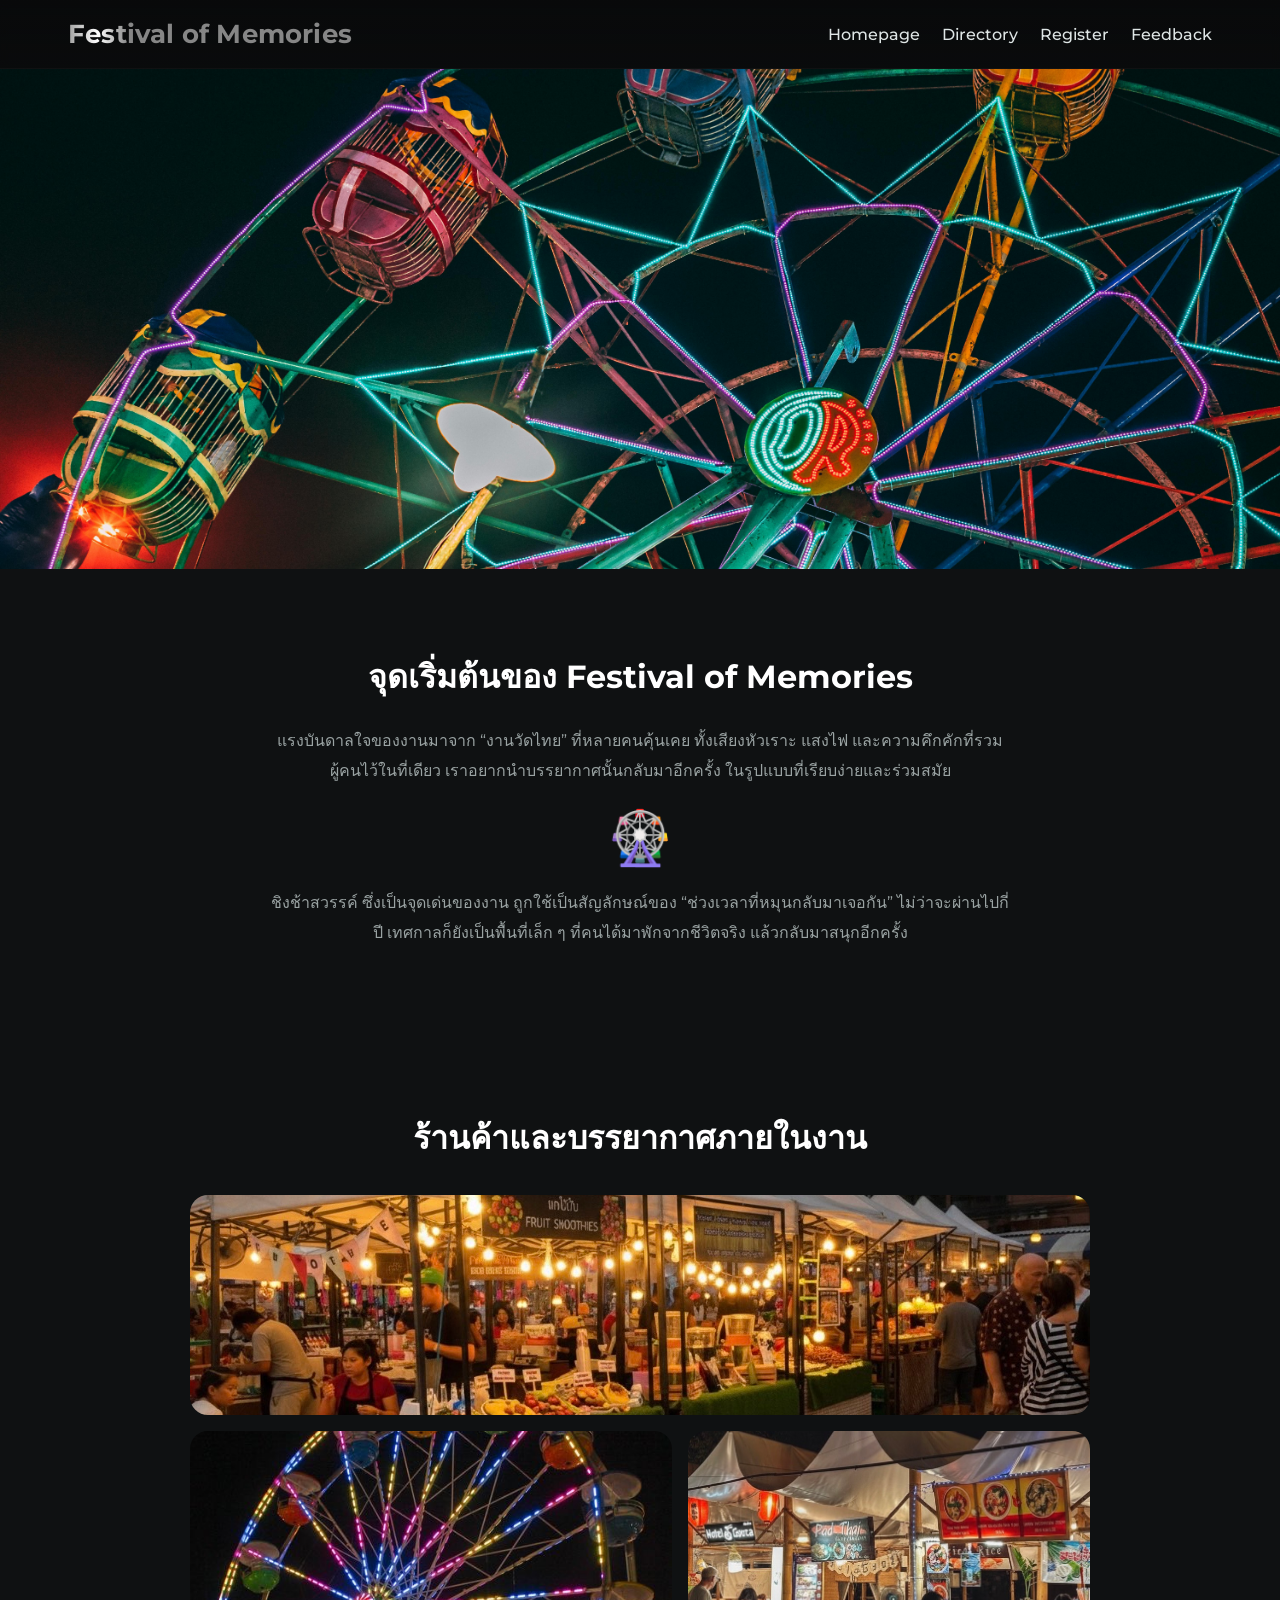
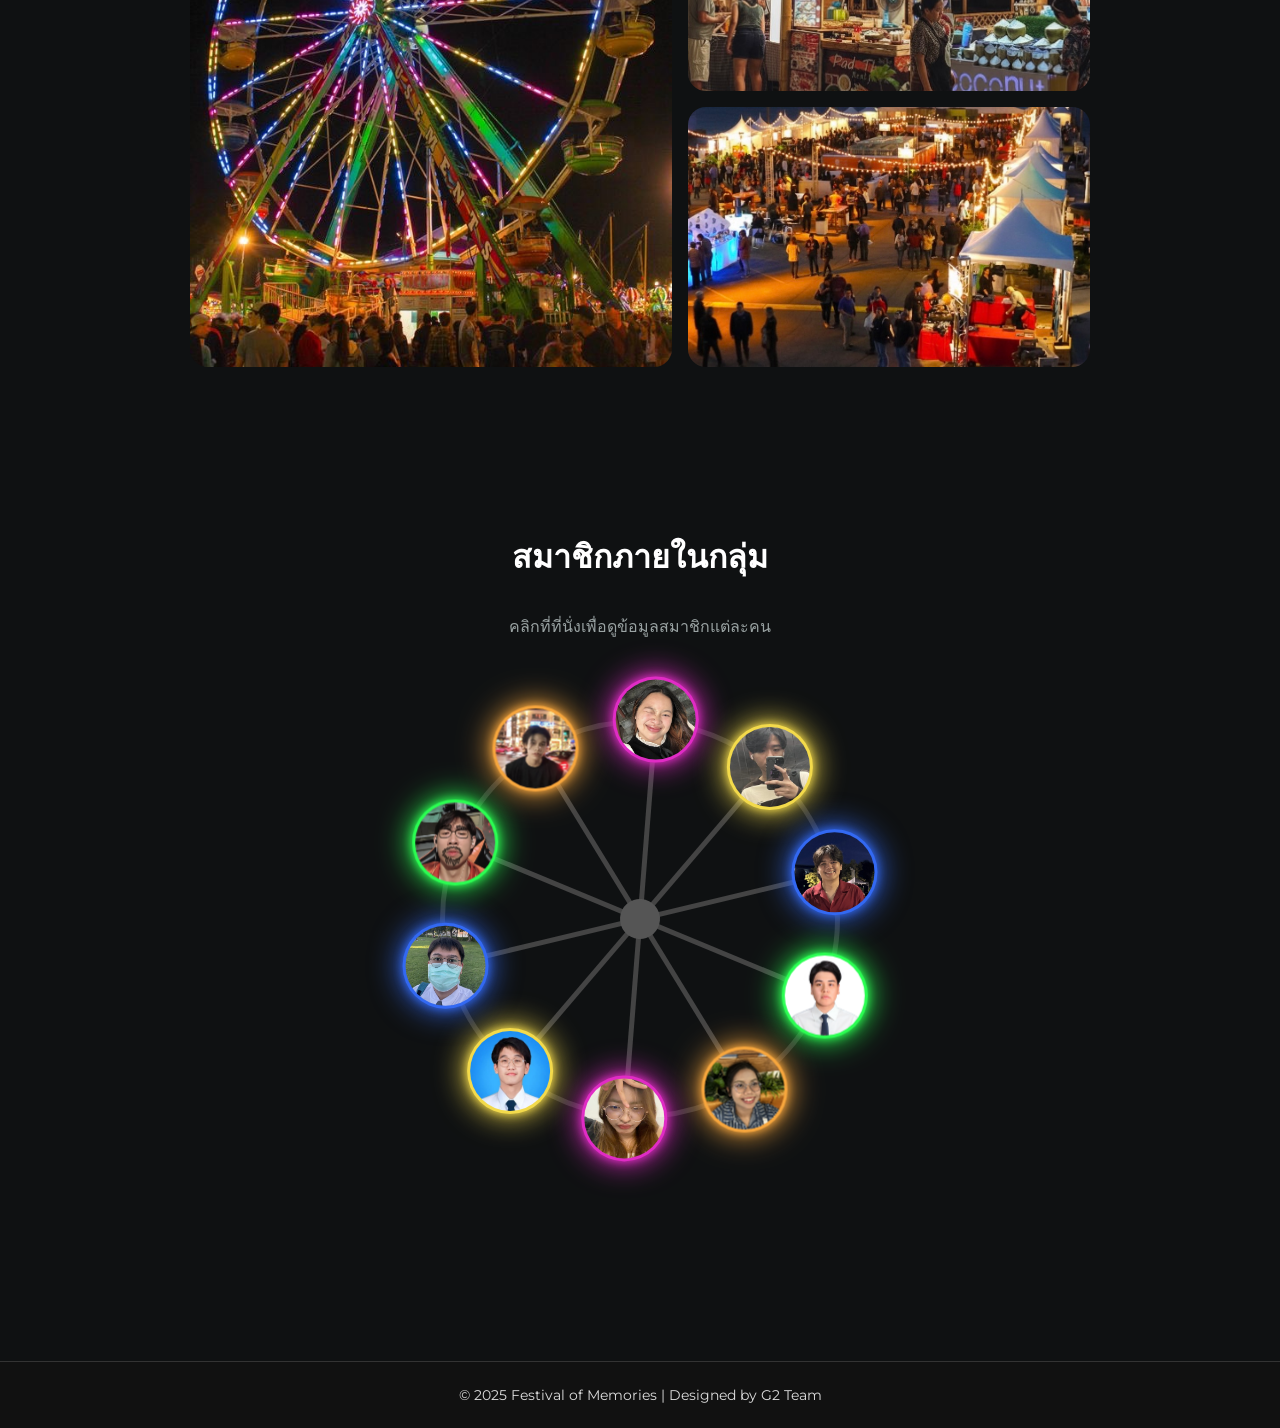
<file: index.html>
<!doctype html>
<html lang="th">
<head>
  <meta charset="utf-8" />
  <meta name="viewport" content="width=device-width, initial-scale=1" />
  <title>Homepage</title>
  <link href="https://fonts.googleapis.com/css2?family=Montserrat:wght@400;700;900&display=swap" rel="stylesheet">
  <link rel="stylesheet" href="css/styles.css">
</head>
<body>
  <header class="site-header">
    <div class="container">
      <div class="brand">
        <div class="logo"><h4>Festival of Memories</h4></div>
      </div>

      <button class="menu-toggle" aria-label="Toggle navigation" id="menuToggle">
      <span class="bar"></span>
      <span class="bar"></span>
      <span class="bar"></span>
    </button>
    
      <nav class="nav" aria-label="Primary">
        <a href="index.html">Homepage</a>
        <a href="Directory.html">Directory</a>
        <a href="registration.html">Register</a>
        <a href="Feedback.html">Feedback</a>
      </nav>
    </div>
  </header>

  <main>
    <section class="hero-banner">
      <img src="resources/ferriswheel.jpg" alt="A vibrant festival scene with colorful lights">
    </section>

    <section class="story-section">
      <div class="container">
        <h2 id="about">จุดเริ่มต้นของ Festival of Memories</h2>
        <p>
          แรงบันดาลใจของงานมาจาก “งานวัดไทย” ที่หลายคนคุ้นเคย ทั้งเสียงหัวเราะ แสงไฟ และความคึกคักที่รวมผู้คนไว้ในที่เดียว
เราอยากนำบรรยากาศนั้นกลับมาอีกครั้ง ในรูปแบบที่เรียบง่ายและร่วมสมัย
        </p>
        <p>
          <span class="ferris-wheel-icon">🎡</span>
        </p>
        <p>ชิงช้าสวรรค์ ซึ่งเป็นจุดเด่นของงาน ถูกใช้เป็นสัญลักษณ์ของ “ช่วงเวลาที่หมุนกลับมาเจอกัน”
ไม่ว่าจะผ่านไปกี่ปี เทศกาลก็ยังเป็นพื้นที่เล็ก ๆ ที่คนได้มาพักจากชีวิตจริง แล้วกลับมาสนุกอีกครั้ง</p>
      </div>
    </section>

    <section class="gallery-section">
      <div class="container">
        <h2>ร้านค้าและบรรยากาศภายในงาน</h2>
        <div class="gallery-grid">
          <div class="gallery-item item-1">
    <img src="resources/market.jpg">
  </div>

  <div class="gallery-item item-2">
    <img src="resources/ferrisview.jpg">
  </div>

  <div class="gallery-item item-3">
    <img src="resources/booth.jpg">
  </div>

  <div class="gallery-item item-4">
    <img src="resources/view.jpg">
  </div>
        </div>
      </div>
    </section>

    <section class="team-section">
      <div class="container">
        <h2>สมาชิกภายในกลุ่ม</h2>
        <p class="team-subtitle">คลิกที่ที่นั่งเพื่อดูข้อมูลสมาชิกแต่ละคน</p>
        <div class="ferris-wheel-container">
          <div class="ferris-wheel-structure">
            <div class="spoke"></div>
            <div class="spoke"></div>
            <div class="spoke"></div>
            <div class="spoke"></div>
            <div class="spoke"></div>
          </div>
        </div>
      </div>
    </section>

    <div id="memberModal" class="modal">
      <div class="modal-content">
        <span class="modal-close">&times;</span>
        <div id="modalMemberPhoto" class="member-photo large"></div>
        <div class="modal-info">
          <h3 id="modalMemberName">Member Name</h3>
          <p id="modalMemberID">Member ID</p>
          <p id="modalMemberRole">Member Role</p>
        </div>
      </div>
    </div>
  </main>

  <footer class="site-footer">
    <div class="footer-container">
      <p>&copy; 2025 Festival of Memories | Designed by G2 Team</p>
    </div>
  </footer>
<script src="JS/script.js"></script>

</body>
</html>
</file>
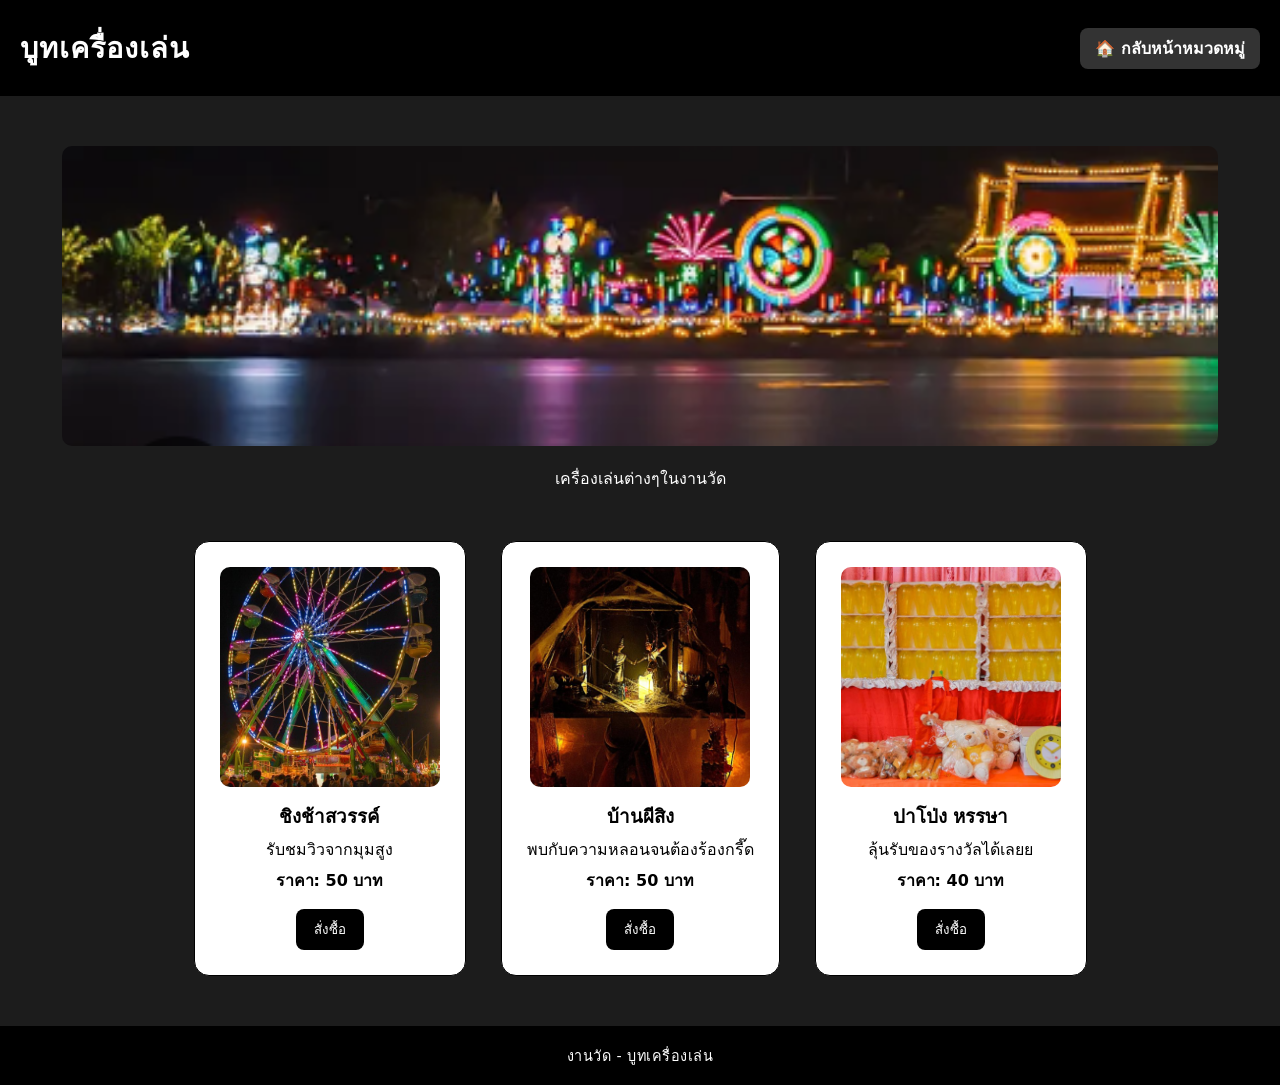
<file: boothpage_1.html>
<!DOCTYPE html>
<html lang="th">
<head>
    <meta charset="UTF-8">
    <meta name="viewport" content="width=device-width, initial-scale=1.0">
    <title>บูทเครื่องเล่น - งานวัด</title>
    <link rel="stylesheet" href="css/boothstyle.css">
</head>
<body>
    <header>
        <h1>บูทเครื่องเล่น</h1>
        <a href="Directory.html" class="home-btn">🏠 กลับหน้าหมวดหมู่</a>
    </header>

    <section class="booth">
        <div class="intro">
            <div class="intro-image">
                <img src="resources/image/Background.png" alt="รูปงานวัด">
            </div>
            <p>เครื่องเล่นต่างๆในงานวัด</p>
        </div>

        <div class="products">
            <div class="product">
                <div class="product-image">
                    <img src="resources/ferrisview.jpg" alt="ชิงช้าสวรรค์">
                </div>
                <h3>ชิงช้าสวรรค์</h3>
                <p>รับชมวิวจากมุมสูง</p>
                <p class="price">ราคา: 50 บาท</p>
                <button>สั่งซื้อ</button>
            </div>

            <div class="product">
                <div class="product-image">
                    <img src="resources/image/ghosthouse.png" alt="บ้านผีสิง">
                </div>
                <h3>บ้านผีสิง</h3>
                <p>พบกับความหลอนจนต้องร้องกรี๊ด</p>
                <p class="price">ราคา: 50 บาท</p>
                <button>สั่งซื้อ</button>
            </div>

            <div class="product">
                <div class="product-image">
                    <img src="resources/image/dartgame.png" alt="ปาโป่ง">
                </div>
                <h3>ปาโป่ง หรรษา</h3>
                <p>ลุ้นรับของรางวัลได้เลยย</p>
                <p class="price">ราคา: 40 บาท</p>
                <button>สั่งซื้อ</button>
            </div>
        </div>
    </section>

    <footer>
        <p>งานวัด - บูทเครื่องเล่น</p>
    </footer>
</body>
</html>
</file>
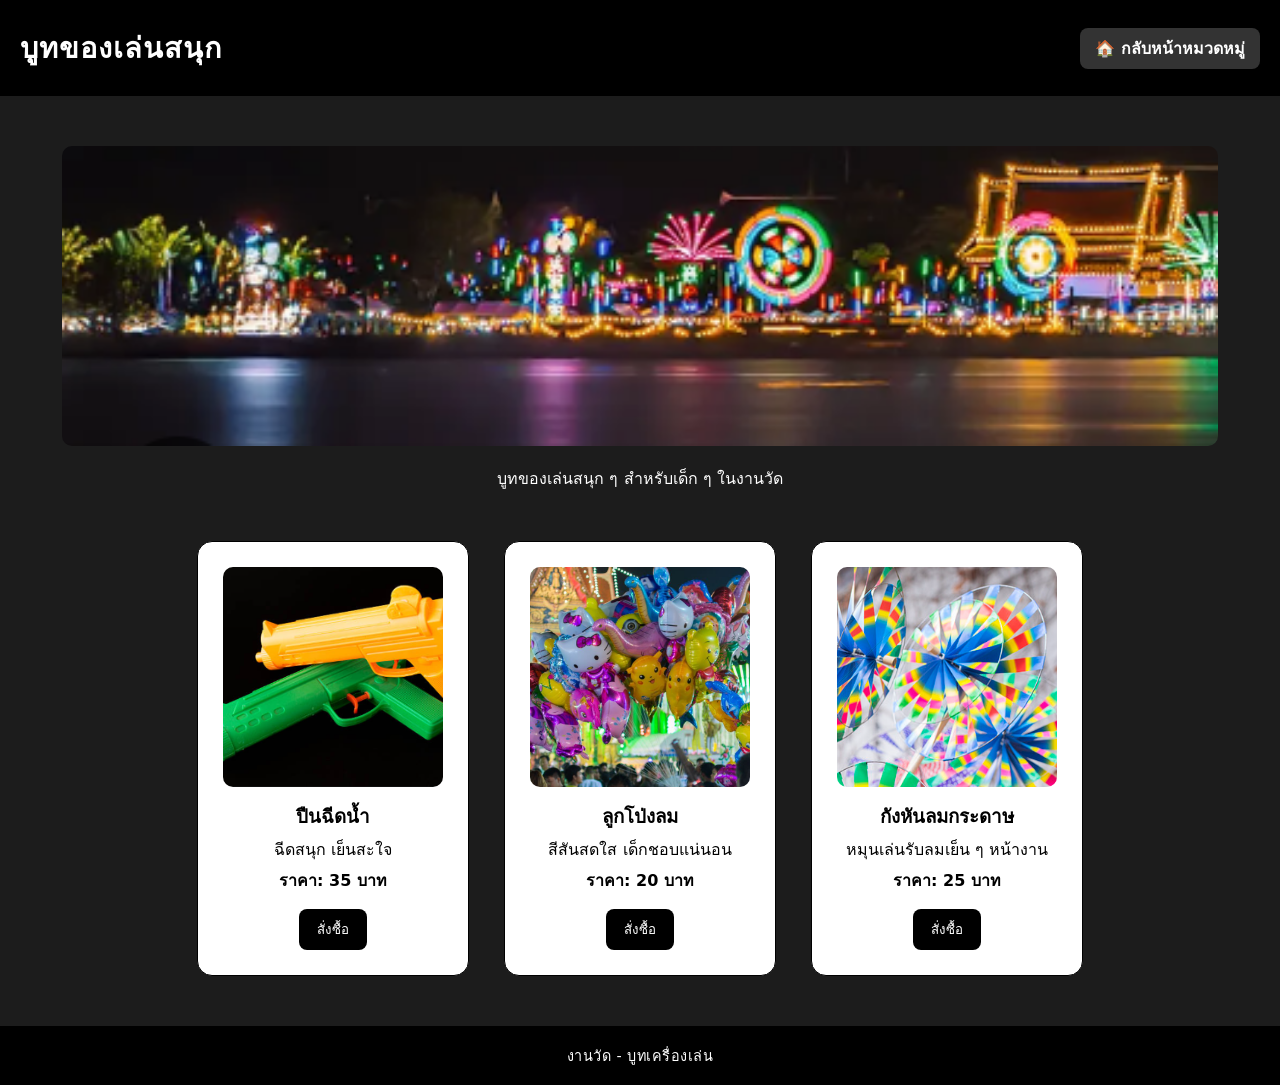
<file: boothpage_2.html>
<!DOCTYPE html>
<html lang="th">
<head>
    <meta charset="UTF-8">
    <meta name="viewport" content="width=device-width, initial-scale=1.0">
    <title>บูทของเล่น - งานวัด</title>
    <link rel="stylesheet" href="css/boothstyle.css">
</head>
<body>
    <header>
        <h1>บูทของเล่นสนุก</h1>
        <a href="Directory.html" class="home-btn">🏠 กลับหน้าหมวดหมู่</a>
    </header>

    <section class="booth">
        <div class="intro">
            <div class="intro-image">
                <img src="resources/image/Background.png" alt="รูปงานวัด">
            </div>
            <p>บูทของเล่นสนุก ๆ สำหรับเด็ก ๆ ในงานวัด</p>
        </div>

        <div class="products">
            <div class="product">
                <div class="product-image">
                    <img src="resources/image/watergun.png" alt="ชิงช้าสวรรค์">
                </div>
                <h3>ปืนฉีดน้ำ</h3>
                <p>ฉีดสนุก เย็นสะใจ</p>
                <p class="price">ราคา: 35 บาท</p>
                <button>สั่งซื้อ</button>
            </div>

            <div class="product">
                <div class="product-image">
                    <img src="resources/image/balloon.png" alt="บ้านผีสิง">
                </div>
                <h3>ลูกโป่งลม</h3>
                <p>สีสันสดใส เด็กชอบแน่นอน</p>
                <p class="price">ราคา: 20 บาท</p>
                <button>สั่งซื้อ</button>
            </div>

            <div class="product">
                <div class="product-image">
                    <img src="resources/image/gangharn.png" alt="ปาโป่ง">
                </div>
                <h3>กังหันลมกระดาษ</h3>
                <p>หมุนเล่นรับลมเย็น ๆ หน้างาน</p>
                <p class="price">ราคา: 25 บาท</p>
                <button>สั่งซื้อ</button>
            </div>
        </div>
    </section>

    <footer>
        <p>งานวัด - บูทเครื่องเล่น</p>
    </footer>
</body>
</html>
</file>
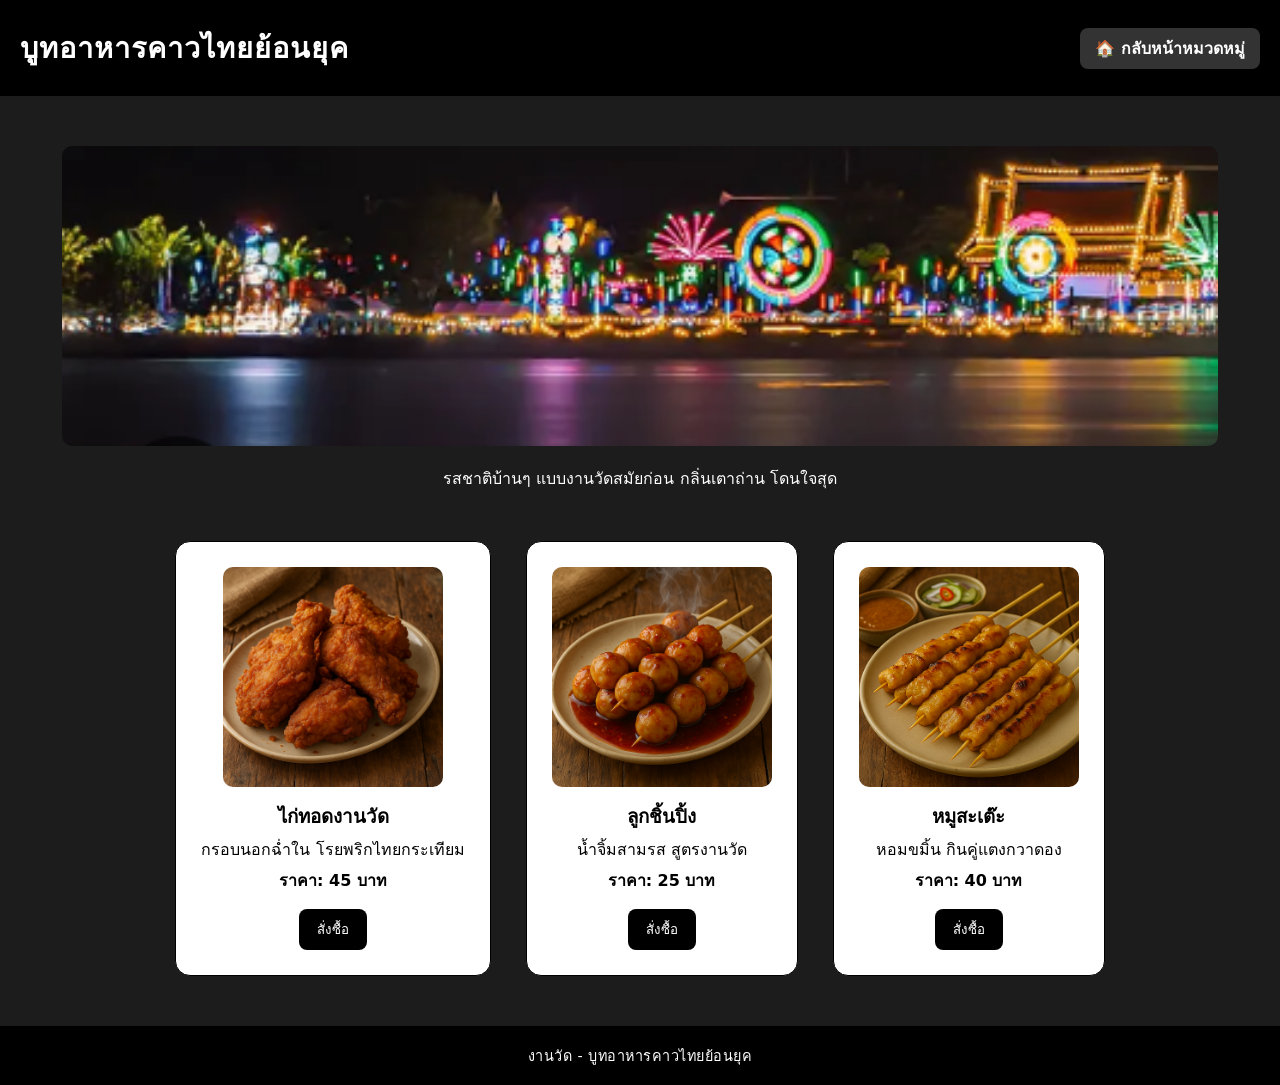
<file: boothpage_3.html>
<!DOCTYPE html>
<html lang="th">
<head>
    <meta charset="UTF-8">
    <meta name="viewport" content="width=device-width, initial-scale=1.0">
    <title>บูทอาหารคาวย้อนยุค - งานวัด</title>
    <link rel="stylesheet" href="css/boothstyle.css">
</head>
<body>
    <header>
        <h1>บูทอาหารคาวไทยย้อนยุค</h1>
        <a href="Directory.html" class="home-btn">🏠 กลับหน้าหมวดหมู่</a>
    </header>

    <section class="booth">
        <div class="intro">
            <div class="intro-image">
                <img src="resources/image/Background.png" alt="รูปงานวัด">
            </div>
            <p>รสชาติบ้านๆ แบบงานวัดสมัยก่อน กลิ่นเตาถ่าน โดนใจสุด</p>
        </div>

        <div class="products">
            <div class="product">
                <div class="product-image">
                    <img src="resources/booth3-4img/kai.png" alt="ไก่ทอดงานวัด">
                </div>
                <h3>ไก่ทอดงานวัด</h3>
                <p>กรอบนอกฉ่ำใน โรยพริกไทยกระเทียม</p>
                <p class="price">ราคา: 45 บาท</p>
                <button>สั่งซื้อ</button>
            </div>

            <div class="product">
                <div class="product-image">
                    <img src="resources/booth3-4img/meatball.png" alt="ลูกชิ้นปิ้ง">
                </div>
                <h3>ลูกชิ้นปิ้ง</h3>
                <p>น้ำจิ้มสามรส สูตรงานวัด</p>
                <p class="price">ราคา: 25 บาท</p>
                <button>สั่งซื้อ</button>
            </div>

            <div class="product">
                <div class="product-image">
                    <img src="resources/booth3-4img/moo.png" alt="หมูสะเต๊ะ">
                </div>
                <h3>หมูสะเต๊ะ</h3>
                <p>หอมขมิ้น กินคู่แตงกวาดอง</p>
                <p class="price">ราคา: 40 บาท</p>
                <button>สั่งซื้อ</button>
            </div>
        </div>
    </section>

    <footer>
        <p>งานวัด - บูทอาหารคาวไทยย้อนยุค</p>
    </footer>
</body>
</html>
</file>
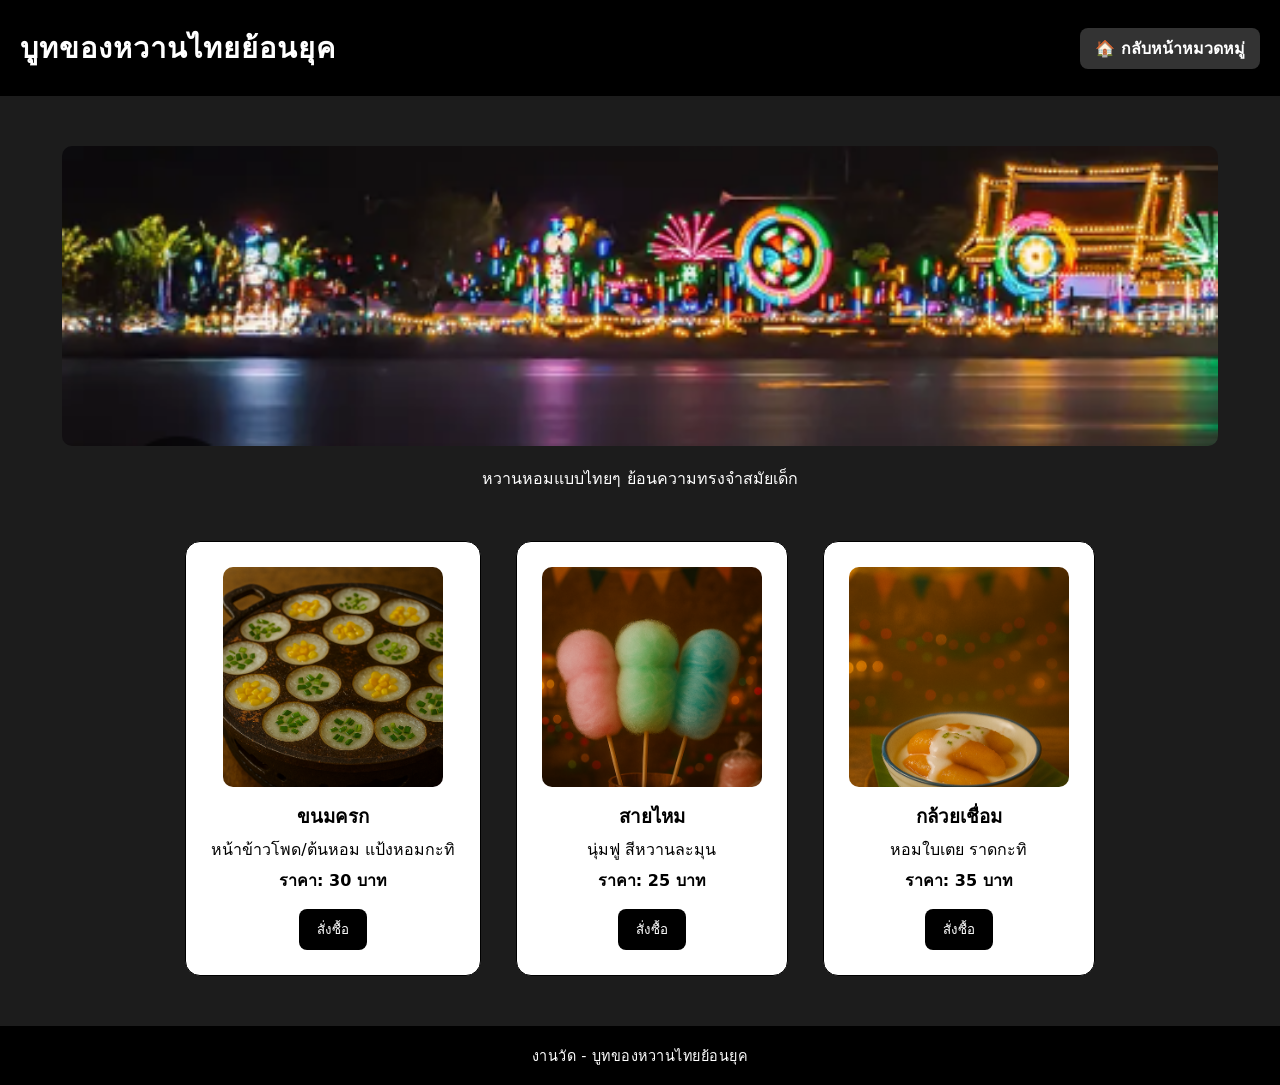
<file: boothpage_4.html>
<!DOCTYPE html>
<html lang="th">
<head>
    <meta charset="UTF-8">
    <meta name="viewport" content="width=device-width, initial-scale=1.0">
    <title>บูทของหวานย้อนยุค - งานวัด</title>
    <link rel="stylesheet" href="css/boothstyle.css">
</head>
<body>
    <header>
        <h1>บูทของหวานไทยย้อนยุค</h1>
        <a href="Directory.html" class="home-btn">🏠 กลับหน้าหมวดหมู่</a>
    </header>

    <section class="booth">
        <div class="intro">
            <div class="intro-image">
                <img src="resources/image/Background.png" alt="รูปงานวัด">
            </div>
            <p>หวานหอมแบบไทยๆ ย้อนความทรงจำสมัยเด็ก</p>
        </div>

        <div class="products">
            <div class="product">
                <div class="product-image">
                    <img src="resources/booth3-4img/kanom,.png" alt="ขนมครก">
                </div>
                <h3>ขนมครก</h3>
                <p>หน้าข้าวโพด/ต้นหอม แป้งหอมกะทิ</p>
                <p class="price">ราคา: 30 บาท</p>
                <button>สั่งซื้อ</button>
            </div>

            <div class="product">
                <div class="product-image">
                    <img src="resources/booth3-4img/saimai.png" alt="สายไหม">
                </div>
                <h3>สายไหม</h3>
                <p>นุ่มฟู สีหวานละมุน</p>
                <p class="price">ราคา: 25 บาท</p>
                <button>สั่งซื้อ</button>
            </div>

            <div class="product">
                <div class="product-image">
                    <img src="resources/booth3-4img/kluai.png" alt="กล้วยเชื่อม">
                </div>
                <h3>กล้วยเชื่อม</h3>
                <p>หอมใบเตย ราดกะทิ</p>
                <p class="price">ราคา: 35 บาท</p>
                <button>สั่งซื้อ</button>
            </div>
        </div>
    </section>

    <footer>
        <p>งานวัด - บูทของหวานไทยย้อนยุค</p>
    </footer>
</body>
</html>
</file>
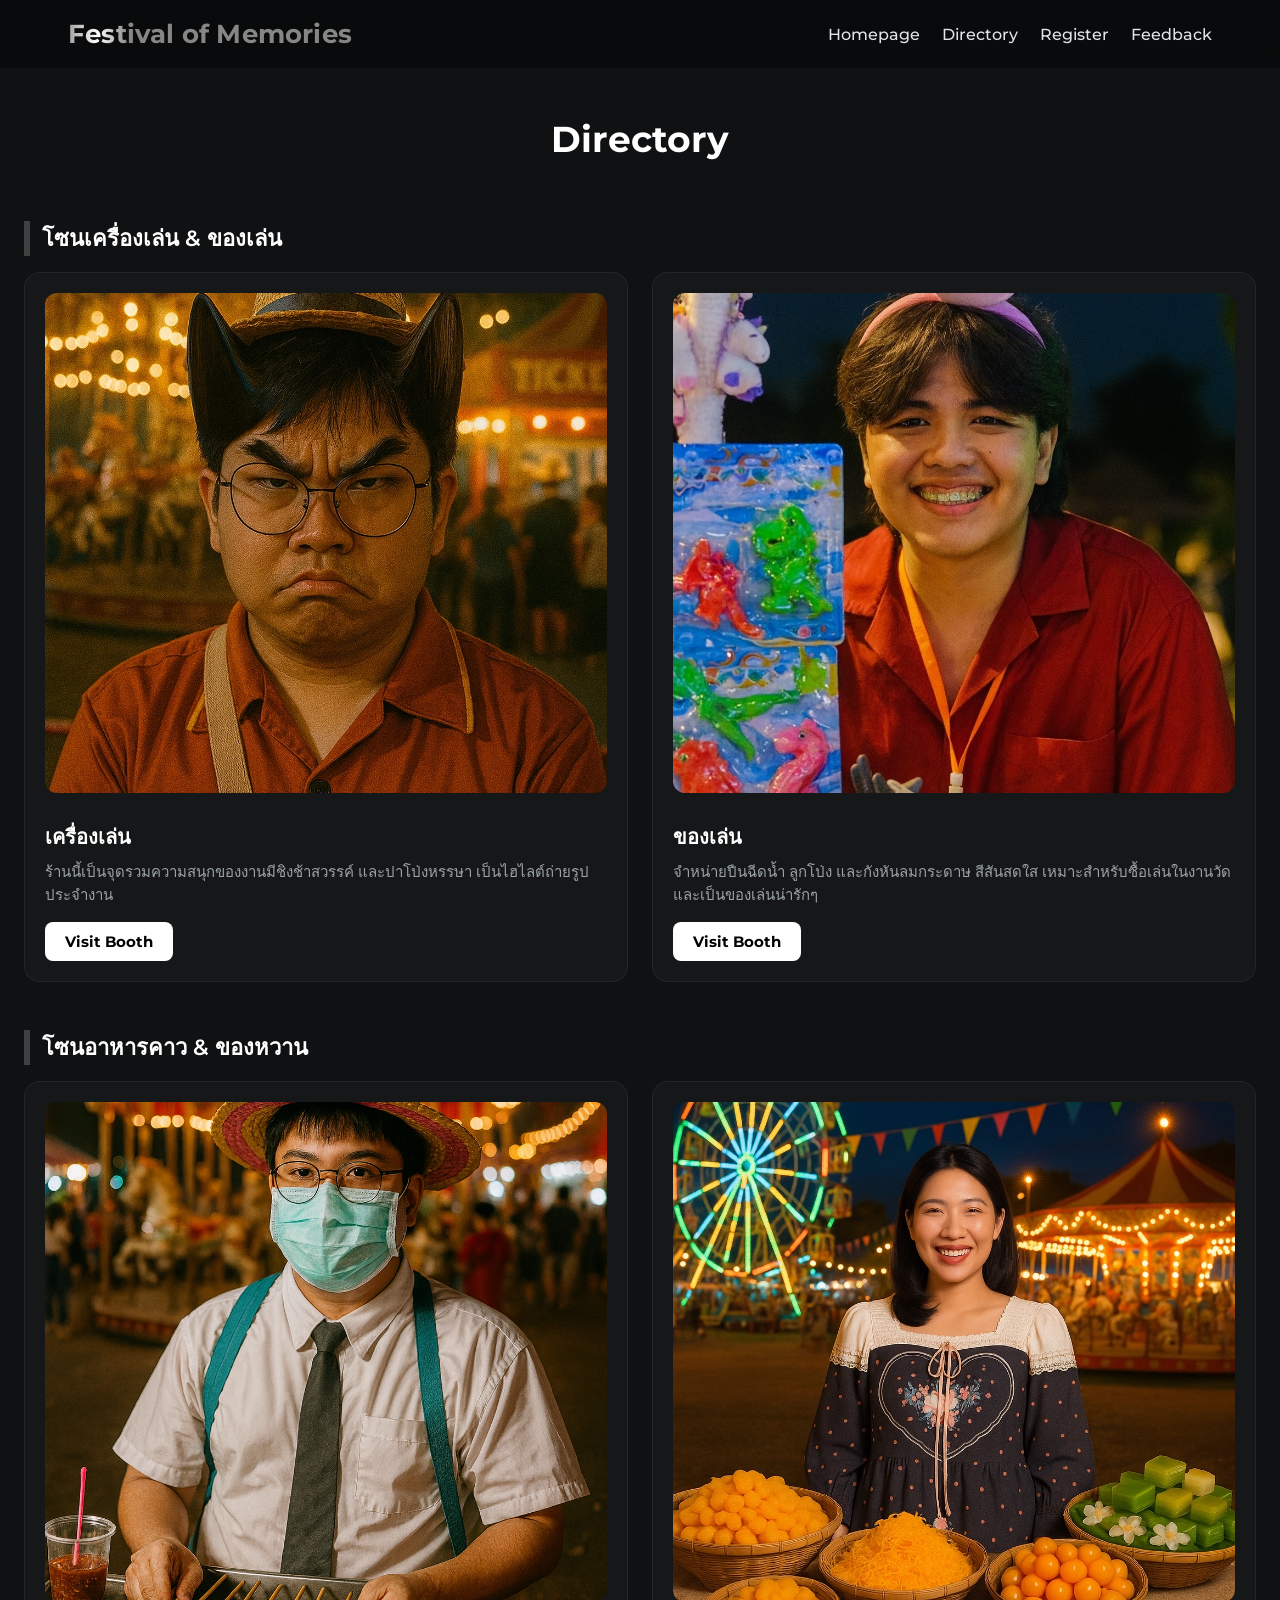
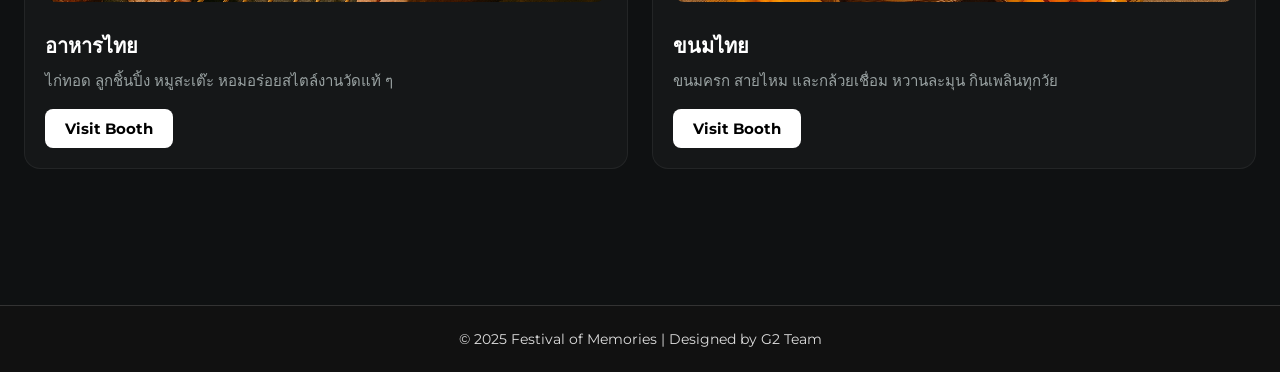
<file: Directory.html>
<!doctype html>
<html lang="th">

<head>
  <meta charset="utf-8" />
  <meta name="viewport" content="width=device-width,initial-scale=1" />
  <title>Directory</title>
  <link href="https://fonts.googleapis.com/css2?family=Montserrat:wght@400;700;900&display=swap" rel="stylesheet">
  <link rel="stylesheet" href="css/styles.css" />
  <link rel="stylesheet" href="css/styleDirectory.css" />
  <meta name="color-scheme" content="dark light">
</head>

<body>
  <header class="site-header directory-header">
    <div class="container">
      <div class="brand">
        <div class="logo"><h4>Festival of Memories</h4></div>
      </div>

      <button class="menu-toggle" aria-label="Toggle navigation" id="menuToggle">
      <span class="bar"></span>
      <span class="bar"></span>
      <span class="bar"></span>
    </button>
    
      <nav class="nav" aria-label="Primary">
        <a href="index.html">Homepage</a>
        <a href="Directory.html">Directory</a>
        <a href="registration.html">Register</a>
        <a href="feedback.html">Feedback</a>
      </nav>
    </div>
  </header>

  <main>
    <section>
      <div class="main-container">
        <h1>Directory</h1>
      </div>
    </section>

    <section class="directory-section">
      <div class="main-container">
        <!-- Category 1 -->
        <section class="category" data-category="ตลาดอาหาร">
          <h2>โซนเครื่องเล่น & ของเล่น</h2>
          <div class="grid">
            <article class="booth-card" data-name="ร้านตัวอย่าง 1">
              <img src="resources/Booth1.png" alt="ภาพหน้าร้านตัวอย่าง 1">
              <div class="booth-content">
                <h3>เครื่องเล่น</h3>
                <p class="desc">ร้านนี้เป็นจุดรวมความสนุกของงานมีชิงช้าสวรรค์ 
                   และปาโป่งหรรษา เป็นไฮไลต์ถ่ายรูปประจำงาน</p>
                <a class="btn" href="boothpage_1.html">Visit Booth</a>
              </div>
            </article>

            <article class="booth-card" data-name="ร้านตัวอย่าง 2">
              <img src="resources/Booth2.png" alt="ภาพหน้าร้านตัวอย่าง 2">
              <div class="booth-content">
                <h3>ของเล่น</h3>
                <p class="desc">จำหน่ายปืนฉีดน้ำ ลูกโป่ง และกังหันลมกระดาษ สีสันสดใส เหมาะสำหรับซื้อเล่นในงานวัดและเป็นของเล่นน่ารักๆ</p>
                <a class="btn" href="boothpage_2.html">Visit Booth</a>
              </div>
            </article>
          </div>
        </section>

        <!-- Category 2 -->
        <section class="category" data-category="โซนกิจกรรม">
          <h2>โซนอาหารคาว & ของหวาน</h2>
          <div class="grid">
            <article class="booth-card" data-name="ร้านตัวอย่าง 3">
              <img src="resources/Booth3.png" alt="ภาพหน้าร้านตัวอย่าง 3">
              <div class="booth-content">
                <h3>อาหารไทย</h3>
                <p class="desc">ไก่ทอด ลูกชิ้นปิ้ง หมูสะเต๊ะ หอมอร่อยสไตล์งานวัดแท้ ๆ</p>
                <a class="btn" href="boothpage_3.html">Visit Booth</a>
              </div>
            </article>

            <article class="booth-card" data-name="ร้านตัวอย่าง 4">
              <img src="resources/Booth4.png" alt="ภาพหน้าร้านตัวอย่าง 4">
              <div class="booth-content">
                <h3>ขนมไทย</h3>
                <p class="desc">ขนมครก สายไหม และกล้วยเชื่อม หวานละมุน กินเพลินทุกวัย</p>
                <a class="btn" href="boothpage_4.html">Visit Booth</a>
              </div>
            </article>
          </div>
        </section>
      </div>
    </section>
  </main>

  <footer class="site-footer">
    <div class="footer-container">
      <p>&copy; 2025 Festival of Memories | Designed by G2 Team</p>
    </div>
  </footer>

  <script src="JS/Directory.js"></script>

</body>

</html>
</file>
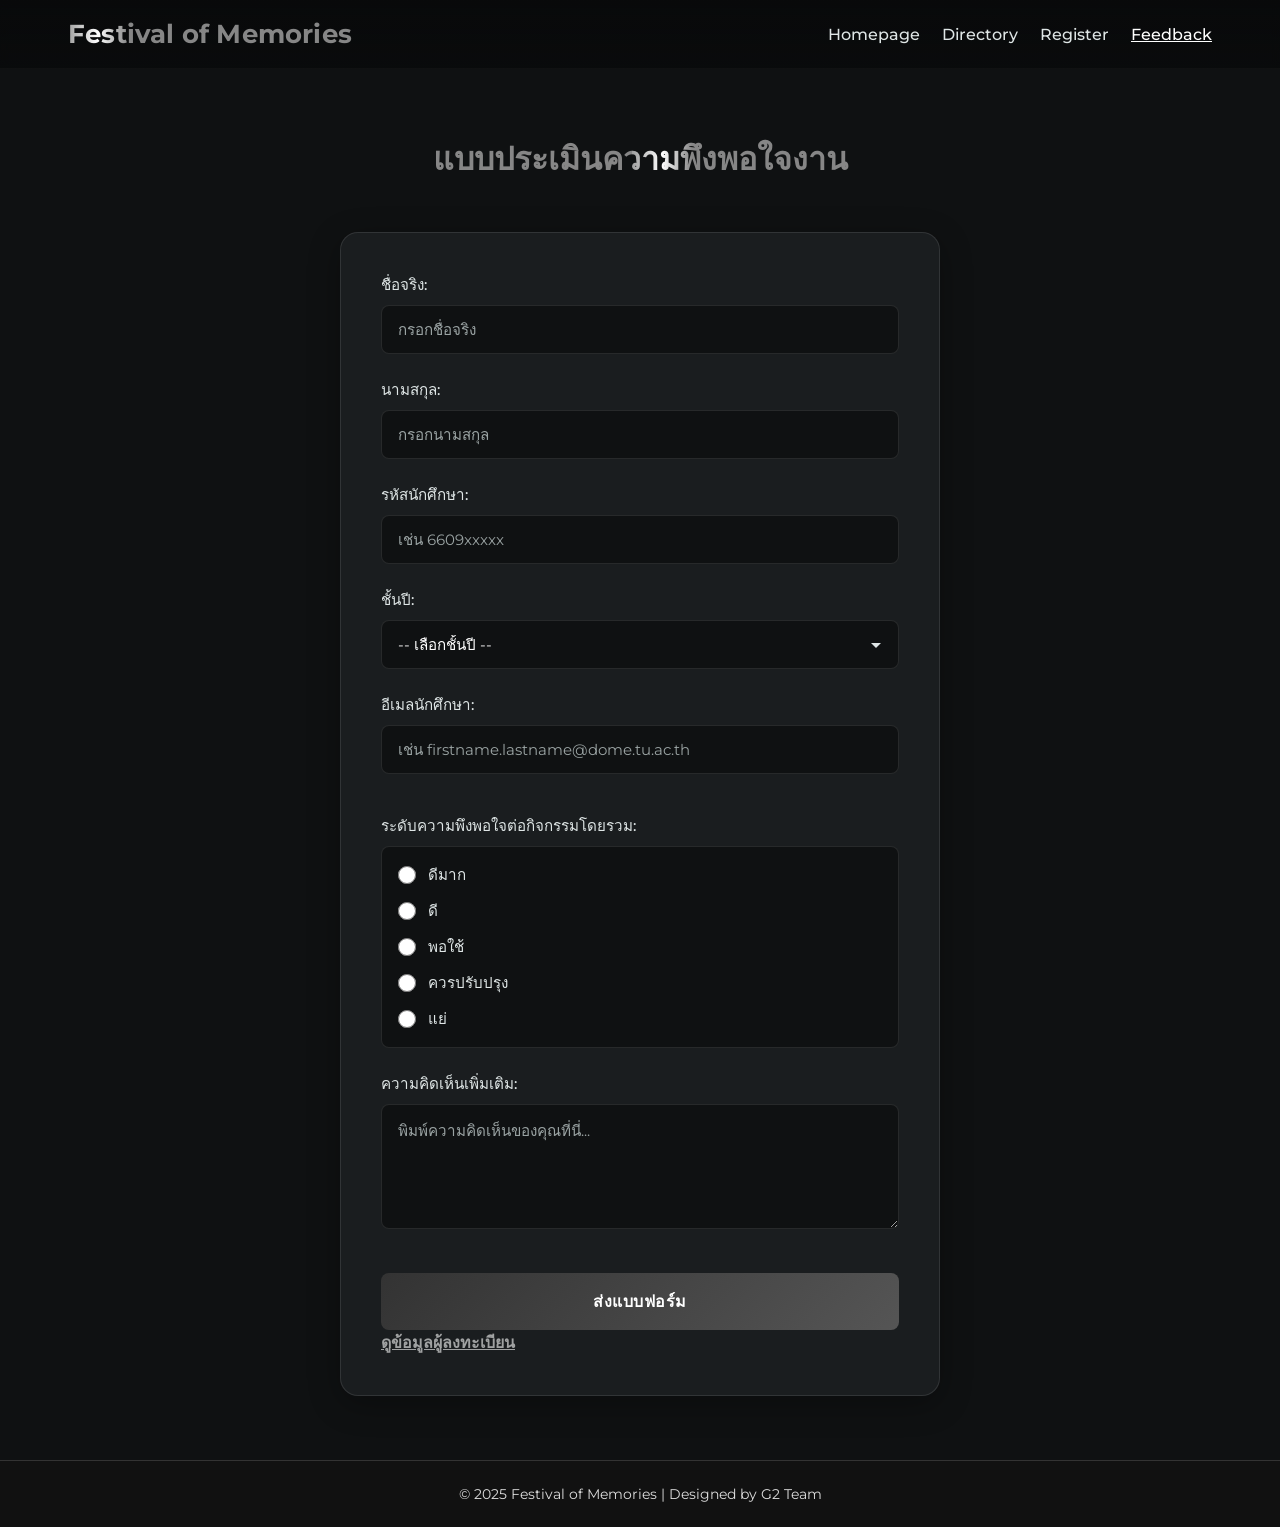
<file: Feedback.html>
<!-- ใช้ไฟล์ Feedback.html เวอร์ชันนี้ -->
<!DOCTYPE html>
<html lang="th">
<head>
  <meta charset="UTF-8">
  <meta name="viewport" content="width=device-width, initial-scale=1.0">
  <title>Feedback - Festival of Memories</title>
  <link href="https://fonts.googleapis.com/css2?family=Montserrat:wght@400;500;700;900&display=swap" rel="stylesheet">
  <link rel="stylesheet" href="css/styleFeedback.css">
</head>
<body>
<header class="site-header">
  <div class="container">
    <div class="brand">
      <div class="logo"><h4>Festival of Memories</h4></div>
    </div>

    <!-- ปุ่ม 3 ขีด ถูกต้อง -->
    <button id="menuToggle" class="menu-toggle" aria-label="Menu Toggle">
      <span class="bar"></span>
      <span class="bar"></span>
      <span class="bar"></span>
    </button>

    <!-- เมนู -->
    <nav class="nav" aria-label="Primary">
      <a href="index.html">Homepage</a>
      <a href="Directory.html">Directory</a>
      <a href="registration.html">Register</a>
      <a href="Feedback.html" aria-current="page">Feedback</a>
    </nav>
  </div>

  <div class="row">
    <div class="col-12">
      <div id="feedbackStatus"></div>
    </div>
  </div>
</header>


  <!-- Main Content -->
  <main>
    <h2>แบบประเมินความพึงพอใจงาน</h2>

    <form id="feedbackForm">
      <!-- ฟิลด์ต่าง ๆ เหมือนเดิม (ไม่ต้องเปลี่ยน) -->
      <label for="fname">ชื่อจริง:</label>
      <input type="text" id="fname" name="fname" placeholder="กรอกชื่อจริง" required>

      <label for="lname">นามสกุล:</label>
      <input type="text" id="lname" name="lname" placeholder="กรอกนามสกุล" required>

      <label for="studentId">รหัสนักศึกษา:</label>
      <input type="text" id="studentId" name="studentId" placeholder="เช่น 6609xxxxx" required>

      <label for="year">ชั้นปี:</label>
      <select id="year" name="year" required>
        <option value="">-- เลือกชั้นปี --</option>
        <option value="1">ปี 1</option>
        <option value="2">ปี 2</option>
        <option value="3">ปี 3</option>
        <option value="4">ปี 4</option>
      </select>

      <label for="email">อีเมลนักศึกษา:</label>
      <input type="email" id="email" name="email" placeholder="เช่น firstname.lastname@dome.tu.ac.th" required>

      <label style="margin-top: 1rem;">ระดับความพึงพอใจต่อกิจกรรมโดยรวม:</label>
      <div class="radio-group">
        <label><input type="radio" name="satisfaction" value="5" required> ดีมาก</label>
        <label><input type="radio" name="satisfaction" value="4"> ดี</label>
        <label><input type="radio" name="satisfaction" value="3"> พอใช้</label>
        <label><input type="radio" name="satisfaction" value="2"> ควรปรับปรุง</label>
        <label><input type="radio" name="satisfaction" value="1"> แย่</label>
      </div>

      <label for="comment">ความคิดเห็นเพิ่มเติม:</label>
      <textarea id="comment" name="comment" rows="5" placeholder="พิมพ์ความคิดเห็นของคุณที่นี่..."></textarea>
      <button type="submit">ส่งแบบฟอร์ม</button>

      <!-- สำคัญ: เปลี่ยนลิงก์ให้ชี้ไปที่ PHP ของเพื่อน -->
      <div class="view-link-wrap">
        <a class="view-link" href="php/showFeedback.php">ดูข้อมูลผู้ลงทะเบียน</a>
      </div>
      <!-- ส่งแบบฟอร์ม -->
        <div id="success" class="success-message"></div> <!-- แสดงข้อความ success เมื่อส่งฟอร์มสำเร็จ -->
    </form>
  </main>

  <!-- Footer -->
  <footer class="site-footer">
    <div class="footer-container">
      <p>&copy; 2025 Festival of Memories | Designed by G2 Team</p>
    </div>
  </footer>

  <!-- JS เดิมของคุณ (แก้ให้ fetch เป็น relative path ลงด้านล่าง) -->
  <script src="JS/Feedback.js"></script>
</body>
</html>
</file>
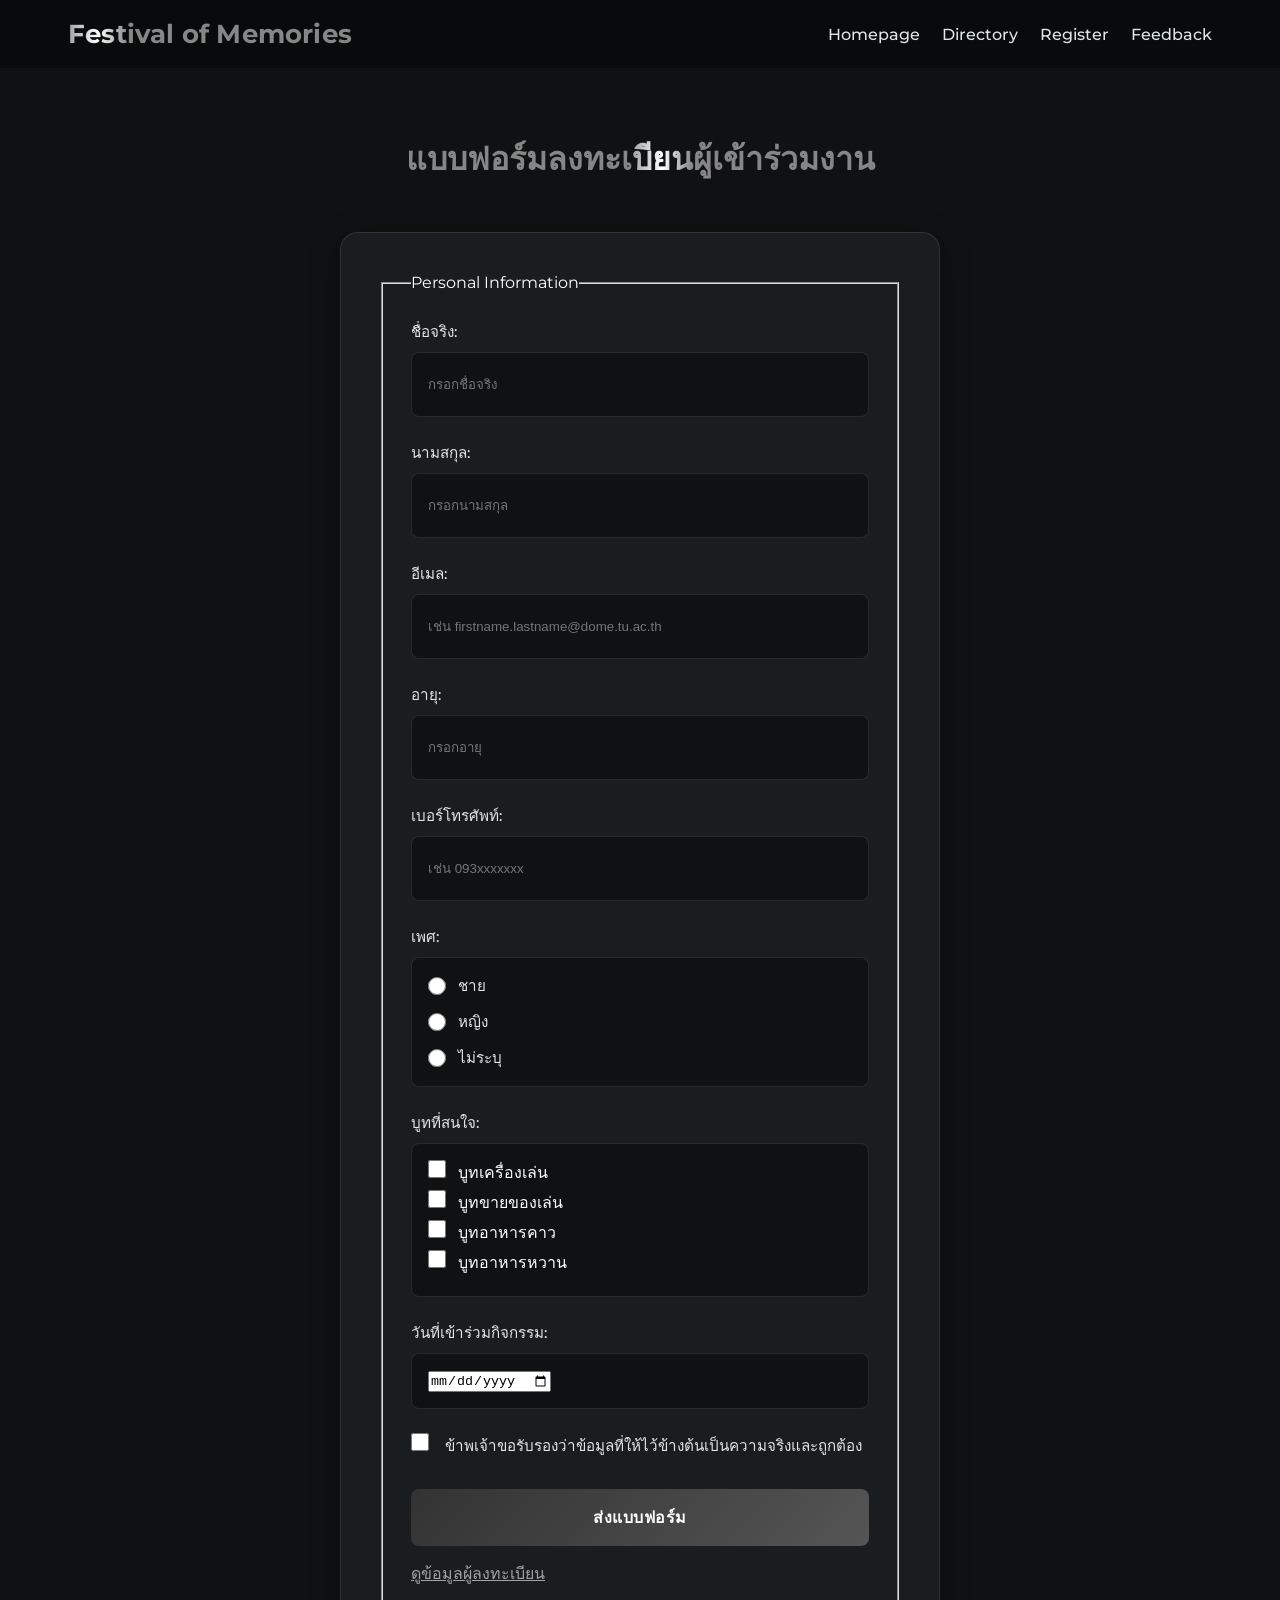
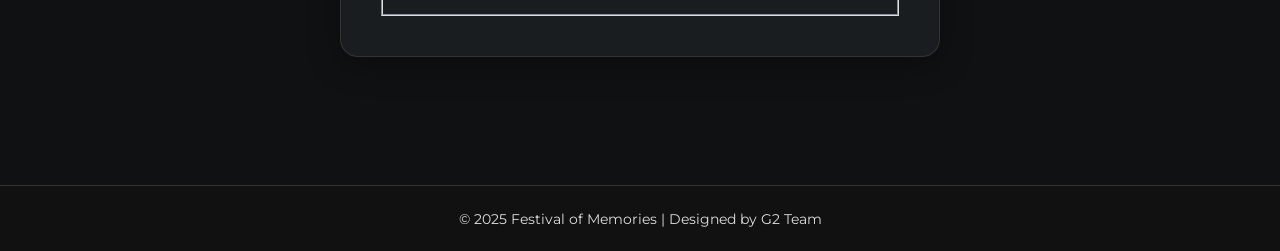
<file: registration.html>
<!DOCTYPE html>
<html lang="en">

<head>
  <meta charset="UTF-8">
  <meta name="viewport" content="width=device-width, initial-scale=1.0">
  <title>Registration</title>

  <link href='https://cdn.boxicons.com/fonts/basic/boxicons.min.css' rel='stylesheet'>
  <link href="https://fonts.googleapis.com/css2?family=Montserrat:wght@400;700;900&display=swap" rel="stylesheet">
  <link href="https://fonts.googleapis.com/css2?family=Montserrat:wght@400;500;700;900&display=swap" rel="stylesheet">
  <link rel="stylesheet" href="css/styleRegistration.css">
</head>

<body>

  <!-- Header with Navigation -->
  <header class="site-header">
    <div class="container">
      <div class="brand">
        <div class="logo">
          <h4>Festival of Memories</h4>
        </div>
      </div>
      <!-- ขีดสามขีด -->
      <button class="menu-toggle" aria-label="Toggle navigation" id="menuToggle">
        <span class="bar"></span>
        <span class="bar"></span>
        <span class="bar"></span>
      </button>

      <nav class="nav" aria-label="Primary">
        <a href="index.html">Homepage</a>
        <a href="Directory.html">Directory</a>
        <a href="registration.html">Register</a>
        <a href="Feedback.html">Feedback</a>
      </nav>
    </div>
  </header>

  <!-- Main Content -->
  <main>
    <h2>แบบฟอร์มลงทะเบียนผู้เข้าร่วมงาน</h2>
    <form id="registrationForm" action="php/saveregistration.php" method="POST" novalidate>
      <fieldset>
        <legend>Personal Information</legend>
        <!-- ข้อมูลนักศึกษา -->

        <!-- ชื่อจริง -->
        <label for="fullname">ชื่อจริง:</label>
        <div class="input-group">
          <input type="text" id="fullname" name="fullname" placeholder="กรอกชื่อจริง" required></div>
        <div id="fullname-error" class="error-message"></div> <!-- แสดง error -->
        <!-- นามสกุล -->
        <label for="lastname">นามสกุล:</label>
        <div class="input-group">
          <input type="text" id="lastname" name="lastname" placeholder="กรอกนามสกุล" required></div>
        <div id="lastname-error" class="error-message"></div> <!-- แสดง error -->
        <!-- อีเมล -->
        <label for="email">อีเมล:</label>
        <div class="input-group">
          <input type="text" id="email" name="email" placeholder="เช่น firstname.lastname@dome.tu.ac.th" required></div>
        <div id="email-error" class="error-message"></div> <!-- แสดง error -->

        <!-- อายุ -->
        <label for="age">อายุ:</label>
        <div class="input-group">
          <input type="number" placeholder="กรอกอายุ" id="age" name="age" min="1" max="100" required></div>
        <div id="age-error" class="error-message"></div> <!-- แสดง error -->

        <!-- เบอร์โทรศัพท์ -->
        <label for="phone">เบอร์โทรศัพท์:</label>
        <div class="input-group">
          <input type="tel" placeholder="เช่น 093xxxxxxx" id="phone" name="phone" maxlength="10" required></div>
        <div id="phone-error" class="error-message"></div> <!-- แสดง error -->
        <!-- เพศ -->
        <label style="margin-top: 1rem;">เพศ:</label>
        <div class="radio-group">
          <label><input type="radio" name="gender" value="ชาย" required> ชาย </label>
          <label><input type="radio" name="gender" value="หญิง"> หญิง </label>
          <label><input type="radio" name="gender" value="ไม่ระบุ"> ไม่ระบุ </label>
        </div>
        <div id="gender-error" class="error-message"></div>


        <!-- บูธที่สนใจ -->
        <label style="margin-top: 1rem;">บูทที่สนใจ:</label>
        <div class="radio-group">
          <input type="checkbox" name="interests[]" value="บูทเครื่องเล่น">บูทเครื่องเล่น<br>
          <input type="checkbox" name="interests[]" value="บูทขายของเล่น">บูทขายของเล่น<br>
          <input type="checkbox" name="interests[]" value="บูทอาหารคาว">บูทอาหารคาว<br>
          <input type="checkbox" name="interests[]" value="บูทอาหารหวาน">บูทอาหารหวาน<br>

        </div>
        <div id="interests-error" class="error-message"></div> <!-- แสดง error -->

        <!-- วันที่เข้าร่วมกิจกรรม -->

        <label for="participation-date">วันที่เข้าร่วมกิจกรรม:</label>
        <div class="radio-group">
          <input type="date" id="participation_date" name="participation_date">
        </div>
        <div id="date-error" class="error-message"></div> <!-- แสดง error -->

        <!-- สร้างกล่องยืนยันว่าตกลง -->
        <label><input id="provided" name="provided" type="checkbox">
          ข้าพเจ้าขอรับรองว่าข้อมูลที่ให้ไว้ข้างต้นเป็นความจริงและถูกต้อง</label>
        <div id="provided-error" class="error-message"></div>

        <!-- ส่งแบบฟอร์ม -->
        <button type="submit" value="Submit"> ส่งแบบฟอร์ม</button>
        <div id="success" class="success-message"></div> <!-- แสดงข้อความ success เมื่อส่งฟอร์มสำเร็จ -->

        <a href="php/viewregistration.php" class="view-button">ดูข้อมูลผู้ลงทะเบียน</a>
      </fieldset>
    </form>
  </main>


  <!-- Footer -->
  <footer class="site-footer">
    <div class="footer-container">
      <p>&copy; 2025 Festival of Memories | Designed by G2 Team</p>
    </div>
  </footer>
  <script src="JS/registration.js"></script>
</body>

</html>
</file>
<file: css/styles.css>
:root {
  --bg: #0f1112;
  --muted: #9aa3a3;
}

* {
  box-sizing: border-box;
  margin: 0;
  padding: 0
}

body {
  font-family: Montserrat, system-ui, -apple-system, Segoe UI, Roboto, "Helvetica Neue", Arial;
  background: var(--bg);
  color: #fff;
}


.site-header {
  position: sticky;
  top: 0;
  z-index: 40;
  background: linear-gradient(180deg, rgba(8, 9, 10, 0.9), rgba(8, 9, 10, 0.75));
  backdrop-filter: blur(4px);
  border-bottom: 1px solid rgba(255, 255, 255, 0.03);
}

.container {
  max-width: 1200px;
  margin: 0 auto;
  padding: 18px 28px;
  display: flex;
  align-items: center;
  justify-content: space-between
}

.brand {
  display: flex;
  align-items: center;
  gap: 14px
}

.logo {
  font-weight: 900;
  font-size: 26px;
  letter-spacing: 0.2px;
  color: #fff
}

.logo h4 {
  background: linear-gradient(
    to right,
    #9f9f9f 0%,
    white 10%,
    #868686 20%
  );
  background-size: 300px 100%;
  background-clip: text;
  -webkit-background-clip: text;
  color: transparent;
  animation: shift 4s linear infinite;
}

@keyframes shift {
  0%   { background-position: -150px 0; }
  100% { background-position: 300px 0; }
}

.nav {
  display: flex;
  gap: 22px;
  align-items: center
}

.nav a {
  color: #dfe6e6;
  text-decoration: none;
  font-weight: 500
}

.nav a:hover {
  text-decoration: underline
}


@media (max-width:900px) {
  .logo {
    font-size: 22px;
  }
  
  .menu-toggle {
    display: block !important; 
  }

  .nav {
    display: flex; 
    flex-direction: column; 
    position: absolute; 
    top: 60px; 
    left: 0;
    width: 100%;
    background-color: #1a1d1f; 
    border-top: 1px solid #333;
    padding: 20px 0;
    
    transform: translateY(-150%);
    opacity: 0;
    pointer-events: none; 
    transition: transform 0.3s ease, opacity 0.3s ease;
  }
  
  .nav a {
    padding: 12px 28px;
    border-bottom: 1px solid rgba(255, 255, 255, 0.05);
    text-align: left;
  }

  .nav.is-open {
    transform: translateY(0);
    opacity: 1;
    pointer-events: auto;
  }

  .menu-toggle.is-active .bar:nth-child(2) {
    opacity: 0;
  }
  .menu-toggle.is-active .bar:nth-child(1) {
    transform: translateY(8px) rotate(45deg);
  }
  .menu-toggle.is-active .bar:nth-child(3) {
    transform: translateY(-8px) rotate(-45deg);
  }
}


.hero-banner {
  width: 100%;
  height: 60vh;
  max-height: 500px;
  overflow: hidden;
}

.hero-banner img {
  width: 100%;
  height: 100%;
  object-fit: cover;
}


.story-section {
  padding: 4rem 0;
}

.story-section .container {
  max-width: 800px;
  flex-direction: column;
  text-align: center;
}

.story-section h2 {
  font-size: 2rem;
  margin-bottom: 1.5rem;
}

.story-section p {
  color: var(--muted);
  line-height: 1.9;
}

.ferris-wheel-icon {
  font-size: 3.3rem;
  line-height: 1;
  display: block;
  margin: 1.5rem 0;
}


.gallery-section {
  padding: 4rem 0;
}

.gallery-section .container {
  flex-direction: column;
  text-align: center;
}

.gallery-section h2 {
  font-size: 2rem;
  margin-bottom: 2rem;
}

.gallery-grid {
  display: grid;
  width: 100%;
  max-width: 900px;
  margin: 0 auto;
  gap: 1rem;

  grid-template-columns: 1.2fr 1fr;
  grid-template-rows: 220px 260px 260px;
  grid-template-areas:
    "top top"
    "left rightTop"
    "left rightBottom";
}

.gallery-item {
  background-color: #222;
  border-radius: 18px;
  overflow: hidden;
}

.gallery-item img {
  width: 100%;
  height: 100%;
  object-fit: cover;
  display: block;
}

.gallery-item.item-1 { grid-area: top; }
.gallery-item.item-2 { grid-area: left; }
.gallery-item.item-3 { grid-area: rightTop; }
.gallery-item.item-4 { grid-area: rightBottom; }


.team-section {
  padding: 4rem 0 8rem;
}

.team-section .container {
  flex-direction: column;
  text-align: center;
}

.team-section h2 {
  font-size: 2rem;
  margin-bottom: 2rem;
}

.team-subtitle {
  color: var(--muted);
  margin-bottom: 3rem;
}


@keyframes rotate-wheel {
  from { transform: rotate(0deg); }
  to { transform: rotate(360deg); }
}

@keyframes rotate-cabin {
  from { transform: rotate(0deg); }
  to { transform: rotate(-360deg); }
}

.ferris-wheel-container {
  position: relative;
  width: 400px;
  height: 400px;
  margin: 2rem auto;
  border: 5px solid #333;
  border-radius: 50%;
}

.ferris-wheel-structure {
  position: relative;
  width: 100%;
  height: 100%;
}

.ferris-wheel-structure::after {
  content: '';
  position: absolute;
  top: 50%;
  left: 50%;
  transform: translate(-50%, -50%);
  width: 40px;
  height: 40px;
  background: #555;
  border-radius: 50%;
  z-index: 1;
}

.spoke {
  content: '';
  position: absolute;
  top: 50%;
  left: 0;
  width: 100%;
  height: 5px;
  background: #444;
  transform-origin: center;
  transform: translateY(-50%) rotate(18deg);
}

.spoke:nth-child(2) { transform: translateY(-50%) rotate(54deg); }
.spoke:nth-child(3) { transform: translateY(-50%) rotate(90deg); }
.spoke:nth-child(4) { transform: translateY(-50%) rotate(126deg); }
.spoke:nth-child(5) { transform: translateY(-50%) rotate(162deg); }


.cabin {
  position: absolute;
  top: 50%;
  left: 50%;
  width: 80px;
  height: 80px;
  margin-top: -40px;
  margin-left: -40px;
  cursor: pointer;
  --cabin-scale: 1;
  transition: --cabin-scale 0.3s ease;
}

.cabin:hover {
  --cabin-scale: 1.15;
  z-index: 10;
}

.member-photo {
  width: 80px;
  height: 80px;
  background-color: #333;
  border-radius: 50%;
  background-size: cover;
  background-position: center;
  filter: drop-shadow(0 0 5px var(--member-color)) 
          drop-shadow(0 0 15px var(--member-color));
  box-shadow: 0 0 0 3px var(--member-color); 
  transition: box-shadow 0.3s ease, filter 0.3s ease;
}


.modal {
  display: none;
  position: fixed;
  z-index: 100;
  left: 0;
  top: 0;
  width: 100%;
  height: 100%;
  overflow: auto;
  background-color: rgba(0,0,0,0.8);
  align-items: center;
  justify-content: center;
}

.modal-content {
  background-color: #1a1d1f;
  margin: auto;
  padding: 20px 20px 30px;
  border: 1px solid #888;
  width: 90%;
  max-width: 400px;
  border-radius: 10px;
  text-align: center;
  position: relative;
  height: auto;         
  min-height: 250px;    
  overflow: visible;
}

.modal-close {
  color: #aaa;
  position: absolute;
  top: 10px;
  right: 20px;
  font-size: 28px;
  font-weight: bold;
  cursor: pointer;
}

.member-photo.large {
  width: 150px;
  height: 150px;
  margin: 0 auto 1.5rem;
  box-shadow: 0 0 0 5px var(--member-color); 
  filter: drop-shadow(0 0 10px var(--member-color)) 
          drop-shadow(0 0 30px var(--member-color));
}


.site-footer {
  background-color: #111;     
  color: #ddd;               
  text-align: center;
  padding: 1.5rem 0;
  margin-top: 4rem;
  font-family: 'Montserrat', sans-serif;
  border-top: 1px solid #333; 
}

.footer-container p {
  margin: 0;
  font-size: 0.9rem;
}


.menu-toggle {
  display: none;
  background: none;
  border: none;
  cursor: pointer;
  padding: 10px;
  position: relative;
  z-index: 50; 
}

.menu-toggle .bar {
  display: block;
  width: 25px;
  height: 3px;
  margin: 5px 0;
  background-color: #fff;
  transition: transform 0.3s ease, opacity 0.3s ease;
}
</file>
<file: css/boothstyle.css>
* {
    margin: 0;
    padding: 0;
    box-sizing: border-box;
    font-family: 'Noto Sans Thai', system-ui, -apple-system, BlinkMacSystemFont, sans-serif;
}

body {
    background-color: rgb(28, 28, 28);
    color: #000;
    display: flex;
    flex-direction: column;
    min-height: 100vh;
}

header {
    background-color: #000;
    color: #fff;
    padding: 25px 20px;
    display: flex;
    justify-content: space-between;
    align-items: center;
}

header h1 {
    font-size: 1.8em;
    letter-spacing: 1px;
}

.home-btn {
    color: #fff;
    background-color: #333;
    padding: 8px 15px;
    border-radius: 8px;
    text-decoration: none;
    transition: 0.3s;
    font-weight: bold;
}

.home-btn:hover {
    background-color: #fff;
    color: #000;
}

/* Booth Section */
.booth {
    flex: 1;
    padding: 50px 20px;
    text-align: center;
}

.intro {
    margin-bottom: 50px;
}

.intro p {
    color: #ffffff;;
}

.intro-image {
    width: fit-content;
    height: 300px;
    margin: 0 auto 20px;
    border-radius: 10px;
    overflow: hidden;
    display: flex;
    align-items: center;
    justify-content: center;
    background-color: #f5f5f5;
}

.intro-image img {
    width: 100%;
    height: 100%;
    object-fit: cover;
    object-position: center;
    display: block;
}

.products {
    display: flex;
    justify-content: center;
    flex-wrap: wrap;
    gap: 35px;
}

.product {
    border: 1px solid #000;
    padding: 25px;
    border-radius: 15px;
    transition: transform 0.2s ease-in-out, box-shadow 0.2s;
    background-color: #fff;
}

.product:hover {
    transform: translateY(-8px);
    box-shadow: 0 5px 15px rgba(0,0,0,0.15);
}

.product-image {
    width: 220px;
    height: 220px;
    margin: 0 auto 15px;
    border-radius: 10px;
    overflow: hidden;
    display: flex;
    align-items: center;
    justify-content: center;
    background-color: #f5f5f5;
}

.product-image img {
    width: 100%;
    height: 100%;
    object-fit: cover;
    object-position: center;
    display: block;
}

.product h3 {
    margin: 12px 0 5px;
}

.product p {
    margin: 6px 0;
}

.price {
    font-weight: bold;
    margin-top: 10px;
}

button {
    background-color: #000;
    color: #fff;
    border: none;
    padding: 10px 18px;
    cursor: pointer;
    border-radius: 8px;
    transition: 0.3s;
    margin-top: 10px;
}

button:hover {
    background-color: #333;
}

footer {
    background-color: #000;
    color: #fff;
    text-align: center;
    padding: 18px 0;
    font-size: 0.9em;
    letter-spacing: 0.5px;
    margin-top: auto;
}

/* @media (max-width: 600px) {
    .intro-image {
        width: 90%;
        height: auto;
    }

    .product {
        width: 80%;
    }

    .product-image {
        width: 100%;
        height: auto;
    }

    .product-image img {
        width: 100%;
        height: auto;
    }
}
*/
</file>
<file: css/styleDirectory.css>
:root {
  --bg: #0f1112;
  --muted: #9aa3a3;
  --card-bg: #1a1d1f;
  --border-color: rgba(255, 255, 255, 0.1);
}

/* =============== STRUCTURE =============== */

.main-container {
  max-width: 1350px;
  margin: 0 auto;
  padding: 24px;
  flex-direction: column;
  align-items: stretch;
}

/* Directory title */
h1 {
  text-align: center;
  color: #fff;
  font-size: 36px;
  margin: 24px 0 12px;
}

/* =============== CATEGORY =============== */
.category {
  margin-bottom: 48px;
}

.category h2 {
  color: #fff;
  margin-bottom: 16px;
  border-left: 6px solid rgba(255,255,255,0.2);
  padding-left: 12px;
  font-size: 22px;
  font-weight: 600;
}

/* =============== GRID & CARDS =============== */
.grid {
  display: grid;
  grid-template-columns: repeat(auto-fit, minmax(280px, 1fr));
  gap: 24px;
}

.booth-card {
  background-color: #151718;
  border: 1px solid rgba(255,255,255,0.06);
  border-radius: 16px;
  padding: 20px;
  transition: transform 0.2s ease,
              box-shadow 0.2s ease,
              border-color 0.2s ease;
}

.booth-card:hover {
  transform: translateY(-6px);
  box-shadow: 0 8px 24px rgba(0,0,0,0.35);
  border-color: rgba(255,255,255,0.14);
}

.booth-card img {
  width: 100%;
  height: 500px;
  object-fit: cover;
  border-radius: 12px;
  margin-bottom: 16px;
}

.booth-content h3 {
  margin: 8px 0;
  color: #fff;
  font-size: 20px;
  font-weight: 600;
}

.booth-content .desc {
  color: var(--muted);
  font-size: 15px;
  margin-bottom: 16px;
  line-height: 1.5;
}

/* =============== BUTTON =============== */
.btn {
  display: inline-block;
  padding: 10px 20px;
  background-color: #fff;
  color: #000;
  border-radius: 8px;
  text-decoration: none;
  font-weight: 700;
  font-size: 15px;
  transition: background 0.2s ease, color 0.2s ease;
}

.btn:hover {
  background-color: #e9e9e9;
}

/* Responsive navigation + menu toggle */
@media (max-width:900px) {
  .logo {
    font-size: 22px;
  }
  
  .menu-toggle {
    display: block !important; 
  }
 
  .nav {
    display: flex; 
    flex-direction: column; 
    position: absolute; 
    top: 60px; 
    left: 0;
    width: 100%;
    background-color: #1a1d1f; 
    border-top: 1px solid #333;
    padding: 20px 0;
    
    transform: translateY(-150%);
    opacity: 0;
    pointer-events: none; 
    transition: transform 0.3s ease, opacity 0.3s ease;
  }
  
  .nav a {
    padding: 12px 28px;
    border-bottom: 1px solid rgba(255, 255, 255, 0.05);
    text-align: left;
  }
 
  .nav.is-open {
    transform: translateY(0);
    opacity: 1;
    pointer-events: auto;
  }
 
  .menu-toggle.is-active .bar:nth-child(2) {
    opacity: 0;
  }
  .menu-toggle.is-active .bar:nth-child(1) {
    transform: translateY(8px) rotate(45deg);
  }
  .menu-toggle.is-active .bar:nth-child(3) {
    transform: translateY(-8px) rotate(-45deg);
  }
}
.menu-toggle {
  display: none;
  background: none;
  border: none;
  cursor: pointer;
  padding: 10px;
  position: relative;
  z-index: 50; 
}
 
.menu-toggle .bar {
  display: block;
  width: 25px;
  height: 3px;
  margin: 5px 0;
  background-color: #fff;
  transition: transform 0.3s ease, opacity 0.3s ease;
}
</file>
<file: css/styleFeedback.css>
:root {
  --bg: #0f1112;
  --muted: #9aa3a3;
  --card-bg: #1a1d1f;
  --border-color: rgba(255, 255, 255, 0.1);
}

* {
  box-sizing: border-box;
  margin: 0;
  padding: 0;
}

body {
  font-family: Montserrat, system-ui, -apple-system, Segoe UI, Roboto, "Helvetica Neue", Arial;
  background: var(--bg);
  color: #fff;
  min-height: 100vh;
  display: flex;
  flex-direction: column;
}

/* Header Styles */
.site-header {
  position: sticky;
  top: 0;
  z-index: 40;
  background: linear-gradient(180deg, rgba(8, 9, 10, 0.9), rgba(8, 9, 10, 0.75));
  backdrop-filter: blur(4px);
  border-bottom: 1px solid rgba(255, 255, 255, 0.03);
}

.container {
  max-width: 1200px;
  margin: 0 auto;
  padding: 18px 28px;
  display: flex;
  align-items: center;
  justify-content: space-between;
}

.brand {
  display: flex;
  align-items: center;
  gap: 14px;
}

.logo {
  font-weight: 900;
  font-size: 26px;
  letter-spacing: 0.2px;
  color: #fff;
}

.logo h4 {
  background: linear-gradient(to right,
      #9f9f9f 0%,
      white 10%,
      #868686 20%);
  background-size: 300px 100%;
  background-clip: text;
  -webkit-background-clip: text;
  color: transparent;
  animation: shift 4s linear infinite;
}

.nav {
  display: flex;
  gap: 22px;
  align-items: center;
}

.nav a {
  color: #dfe6e6;
  text-decoration: none;
  font-weight: 500;
  transition: all 0.3s ease;
}

.nav a:hover {
  text-decoration: underline;
  color: #fff;
}

.nav a[aria-current="page"] {
  color: #fff;
  text-decoration: underline;
}

/* Main Content */
main {
  flex: 1;
  padding: 4rem 2rem;
}

h2 {
  text-align: center;
  font-size: 2rem;
  margin-bottom: 3rem;
  background: linear-gradient(to right, #9f9f9f 0%, white 10%, #868686 20%);
  background-size: 300px 100%;
  background-clip: text;
  -webkit-background-clip: text;
  color: transparent;
  animation: shift 4s linear infinite;
}

@keyframes shift {
  0% { background-position: -150px 0; }
  100% { background-position: 300px 0; }
}

/* Form Styles */
#feedbackForm {
  max-width: 600px;
  margin: 0 auto;
  background: var(--card-bg);
  padding: 2.5rem;
  border-radius: 18px;
  border: 1px solid var(--border-color);
  box-shadow: 0 8px 32px rgba(0, 0, 0, 0.3);
}

label {
  display: block;
  margin-bottom: 0.5rem;
  color: #dfe6e6;
  font-weight: 500;
  font-size: 0.95rem;
}

input[type="text"],
input[type="email"],
select,
textarea {
  width: 100%;
  padding: 0.875rem 1rem;
  margin-bottom: 1.5rem;
  background: var(--bg);
  border: 1px solid var(--border-color);
  border-radius: 8px;
  color: #fff;
  font-family: inherit;
  font-size: 0.95rem;
  transition: all 0.3s ease;
}

input[type="text"]:focus,
input[type="email"]:focus,
select:focus,
textarea:focus {
  outline: none;
  border-color: #555;
  background: #1a1d1f;
}

input::placeholder,
textarea::placeholder {
  color: var(--muted);
}

select {
  cursor: pointer;
  appearance: none;
  background-image: url("data:image/svg+xml,%3Csvg xmlns='http://www.w3.org/2000/svg' width='12' height='12' viewBox='0 0 12 12'%3E%3Cpath fill='%23dfe6e6' d='M6 9L1 4h10z'/%3E%3C/svg%3E");
  background-repeat: no-repeat;
  background-position: right 1rem center;
  padding-right: 2.5rem;
}

/* Radio Buttons */
.radio-group {
  margin-bottom: 1.5rem;
  padding: 1rem;
  background: var(--bg);
  border-radius: 8px;
  border: 1px solid var(--border-color);
}

.radio-group label {
  display: flex;
  align-items: center;
  margin-bottom: 0.75rem;
  cursor: pointer;
  font-weight: 400;
}

.radio-group label:last-child {
  margin-bottom: 0;
}

input[type="radio"] {
  margin-right: 0.75rem;
  cursor: pointer;
  width: 18px;
  height: 18px;
  accent-color: #555;
}

/* Submit Button */
button[type="submit"] {
  width: 100%;
  padding: 1rem;
  background: linear-gradient(135deg, #333 0%, #555 100%);
  color: #fff;
  border: none;
  border-radius: 8px;
  font-size: 1rem;
  font-weight: 700;
  cursor: pointer;
  transition: all 0.3s ease;
  text-transform: uppercase;
  letter-spacing: 0.5px;
  margin-top: 1rem;
}

button[type="submit"]:hover {
  background: linear-gradient(135deg, #444 0%, #666 100%);
  transform: translateY(-2px);
  box-shadow: 0 8px 16px rgba(0, 0, 0, 0.4);
}

button[type="submit"]:active {
  transform: translateY(0);
}

/* Footer */
.site-footer {
  background-color: #111;
  color: #ddd;
  text-align: center;
  padding: 1.5rem 0;
  margin-top: auto;
  border-top: 1px solid #333;
}

.footer-container {
  max-width: 1200px;
  margin: 0 auto;
  padding: 0 28px;
  display: flex;
  justify-content: center;
  align-items: center;
}

.site-footer p {
  margin: 0;
  font-size: 0.9rem;
}

/* JSON Panel */
.json-panel {
  max-width: 1200px;
  margin: 2rem auto;
  background: linear-gradient(180deg, #121212, #151515);
  border: 1px solid rgba(255,255,255,0.04);
  padding: 1rem;
  border-radius: 12px;
  box-shadow: 0 6px 24px rgba(0,0,0,0.5);
}

.json-controls {
  display: flex;
  gap: 0.5rem;
  justify-content: flex-end;
  margin-bottom: 0.75rem;
}

.json-controls button {
  padding: 0.5rem 0.75rem;
  border-radius: 8px;
  border: 1px solid rgba(255,255,255,0.06);
  background: rgba(255,255,255,0.02);
  color: #fff;
  cursor: pointer;
  font-weight: 600;
}

#jsonDump {
  white-space: pre-wrap;
  word-break: break-word;
  overflow: auto;
  max-height: 420px;
  padding: 0.75rem;
  border-radius: 8px;
  background: #0b0b0b;
  border: 1px solid rgba(255,255,255,0.03);
  color: #cfe7ff;
  font-family: ui-monospace, SFMono-Regular, Menlo, Monaco, "Roboto Mono", monospace;
  font-size: 0.92rem;
}

/* Responsive */
@media (max-width: 768px) {
  .logo { font-size: 22px; }
  .nav { gap: 12px; font-size: 0.9rem; }
  main { padding: 2rem 1rem; }
  h2 { font-size: 1.5rem; margin-bottom: 2rem; }
  #feedbackForm { padding: 1.5rem; }
}

@media (max-width: 480px) {
  .nav { display: none; }
  h2 { font-size: 1.25rem; }
  #feedbackStatus {
    transition: opacity 180ms ease;
    opacity: 0;
  }
  #feedbackStatus.show { opacity: 1; }
}

/* Hamburger */
.menu-toggle {
  display: none;
  background: none;
  border: none;
  cursor: pointer;
  padding: 10px;
  position: relative;
  z-index: 50;
}

.menu-toggle .bar {
  display: block;
  width: 25px;
  height: 3px;
  margin: 5px 0;
  background-color: #fff;
  transition: transform 0.3s ease, opacity 0.3s ease;
}

.menu-toggle.is-active .bar:nth-child(1) {
  transform: translateY(8px) rotate(45deg);
}
.menu-toggle.is-active .bar:nth-child(2) {
  opacity: 0;
}
.menu-toggle.is-active .bar:nth-child(3) {
  transform: translateY(-8px) rotate(-45deg);
}

@media (max-width:900px) {
  .logo {
    font-size: 22px;
  }
  
  .menu-toggle {
    display: block !important; 
  }

  .nav {
    display: flex; 
    flex-direction: column; 
    position: absolute; 
    top: 60px; 
    left: 0;
    width: 100%;
    background-color: #1a1d1f; 
    border-top: 1px solid #333;
    padding: 20px 0;
    
    transform: translateY(-150%);
    opacity: 0;
    pointer-events: none; 
    transition: transform 0.3s ease, opacity 0.3s ease;
  }
  
  .nav a {
    padding: 12px 28px;
    border-bottom: 1px solid rgba(255, 255, 255, 0.05);
    text-align: left;
  }

  .nav.is-open {
    transform: translateY(0);
    opacity: 1;
    pointer-events: auto;
  }

  .menu-toggle.is-active .bar:nth-child(2) {
    opacity: 0;
  }
  .menu-toggle.is-active .bar:nth-child(1) {
    transform: translateY(8px) rotate(45deg);
  }
  .menu-toggle.is-active .bar:nth-child(3) {
    transform: translateY(-8px) rotate(-45deg);
  }
}
/* Ensure all <a> don't use browser-default blue */
a {
  color: inherit;
  text-decoration: none;
}

/* Your link style (force it if something overrides) */
.view-link {
  color: #ffffff96 !important;      /* same as you used */
  text-decoration: underline !important;
  font-weight: 600;
  font-size: 1rem;
}

/* visited/hover/focus states to keep consistent */
.view-link:visited { color: #ffffff96 !important; }
.view-link:hover,
.view-link:focus {
  color: #ffffff !important;
  text-shadow: 0 0 6px rgba(255,255,255,0.35) !important;
}
</file>
<file: css/styleRegistration.css>
:root {
  --bg: #0f1112;
  --muted: #9aa3a3;
  --card-bg: #1a1d1f;
  --border-color: rgba(255, 255, 255, 0.1);
}

* {
  box-sizing: border-box;
  margin: 0;
  padding: 0;
}

body {
  font-family: Montserrat, system-ui, -apple-system, Segoe UI, Roboto, "Helvetica Neue", Arial;
  background: var(--bg);
  color: #fff;
  min-height: 100vh;
  display: flex;
  flex-direction: column;
}

/* --------- Header Styles -------------- */
.site-header {
  position: sticky;
  top: 0;
  z-index: 40;
  background: linear-gradient(180deg, rgba(8, 9, 10, 0.9), rgba(8, 9, 10, 0.75));
  backdrop-filter: blur(4px);
  border-bottom: 1px solid rgba(255, 255, 255, 0.03);
}

.container {
  max-width: 1200px;
  margin: 0 auto;
  padding: 18px 28px;
  display: flex;
  align-items: center;
  justify-content: space-between
}

.brand {
  display: flex;
  align-items: center;
  gap: 14px
}

.logo {
  font-weight: 900;
  font-size: 26px;
  letter-spacing: 0.2px;
  color: #fff
}

.logo h4 {
  background: linear-gradient(to right,
      #9f9f9f 0%,
      white 10%,
      #868686 20%);
  background-size: 300px 100%;
  background-clip: text;
  -webkit-background-clip: text;
  color: transparent;
  animation: shift 4s linear infinite;
}

@keyframes shift {
  0% {
    background-position: -150px 0;
  }

  100% {
    background-position: 300px 0;
  }
}

.nav {
  display: flex;
  gap: 22px;
  align-items: center;
}

.nav a {
  color: #dfe6e6;
  text-decoration: none;
  font-weight: 500;
  transition: all 0.3s ease;
}

.nav a:hover {
  text-decoration: underline;
  color: #ffffff;
}

.nav a[aria-current="page"] {
  color: #fff;
  text-decoration: underline;
}

/* ------------- ขีด3ขีด --------------- */
.menu-toggle {
  display: none;
  background: none;
  border: none;
  cursor: pointer;
  padding: 10px;
  position: relative;
  z-index: 50;
}

.menu-toggle .bar {
  display: block;
  width: 25px;
  height: 3px;
  margin: 5px 0;
  background-color: #fff;
  transition: transform 0.3s ease, opacity 0.3s ease;
}


/* ------------- Main Content --------------- */
main {
  flex: 1;
  padding: 4rem 2rem;
}

h2 {
  text-align: center;
  font-size: 2rem;
  margin-bottom: 3rem;
  background: linear-gradient(to right,
      #9f9f9f 0%,
      white 10%,
      #868686 20%);
  background-size: 300px 100%;
  background-clip: text;
  -webkit-background-clip: text;
  color: transparent;
  animation: shift 4s linear infinite;
}

@keyframes shift {
  0% {
    background-position: -150px 0;
  }

  100% {
    background-position: 300px 0;
  }
}

fieldset {
  padding: 28px;
  border-color: #dadde7;

}

/* Footer */

.site-footer {

  background-color: #111;

  color: #ddd;

  text-align: center;

  padding: 1.5rem 0;

  margin-top: 4rem;

  font-family: 'Montserrat', sans-serif;

  border-top: 1px solid #333;

}

.footer-container p {

  margin: 0;

  font-size: 0.9rem;

}

/* ------------------- Form Styles ---------------- */
#registrationForm {
  max-width: 600px;
  margin: 0 auto;
  background: var(--card-bg);
  padding: 2.5rem;
  border-radius: 18px;
  border: 1px solid var(--border-color);
  box-shadow: 0 8px 32px rgba(0, 0, 0, 0.3);
}

label {
  display: block;
  margin-bottom: 0.5rem;
  color: #dfe6e6;
  font-weight: 500;
  font-size: 0.95rem;
}

select {
  cursor: pointer;
  appearance: none;
  background-image: url("data:image/svg+xml,%3Csvg xmlns='http://www.w3.org/2000/svg' width='12' height='12' viewBox='0 0 12 12'%3E%3Cpath fill='%23dfe6e6' d='M6 9L1 4h10z'/%3E%3C/svg%3E");
  background-repeat: no-repeat;
  background-position: right 1rem center;
  padding-right: 2.5rem;
}


/* -------------- Input Buttons --------------*/
.input-group {
  margin-bottom: 1.5rem;
  padding: 1rem;
  background: var(--bg);
  border-radius: 8px;
  border: 1px solid var(--border-color);
}

/* ปรับ input ภายในกลุ่มนี้ไม่ให้มี padding และ border ซ้ำซ้อน */
.input-group input[type="text"],
.input-group input[type="number"],
.input-group input[type="tel"] {
  width: 100%;
  padding: 0.5rem 0;
  margin-bottom: 0;
  background: transparent;
  color: #fff;
  border: none;
  border-radius: 0;
}

/* -------------- Radio Buttons --------------*/
.radio-group {
  margin-bottom: 1.5rem;
  /* margin-right: 8px; */
  padding: 1rem;
  background: var(--bg);
  border-radius: 8px;
  border: 1px solid var(--border-color);
}

.radio-group label {
  display: flex;
  align-items: center;
  margin-bottom: 0.75rem;
  cursor: pointer;
  font-weight: 400;
}

.radio-group label:last-child {
  margin-bottom: 0;
}

input[type="radio"] {
  margin-right: 0.75rem;
  cursor: pointer;
  width: 18px;
  height: 18px;
  accent-color: #555;
}

input[type="checkbox"] {
  margin-right: 0.75rem;
  cursor: pointer;
  width: 18px;
  height: 18px;
  accent-color: #555;
  margin-bottom: 0.75rem;
}

/* --------------- Submit Button -------------------- */
button[type="submit"] {
  width: 100%;
  padding: 1rem;
  background: linear-gradient(135deg, #333 0%, #555 100%);
  color: #fff;
  border: none;
  border-radius: 8px;
  font-size: 1rem;
  font-weight: 700;
  cursor: pointer;
  transition: all 0.3s ease;
  text-transform: uppercase;
  letter-spacing: 0.5px;
  margin-top: 1rem;
}

button[type="submit"]:hover {
  background: linear-gradient(135deg, #444 0%, #666 100%);
  transform: translateY(-2px);
  box-shadow: 0 8px 16px rgba(0, 0, 0, 0.4);
}

button[type="submit"]:active {
  transform: translateY(0);
}

/* --------------- ข้อมูลผู้ลงทะเบียน ---------------- */
.view-button {
  color: #ffffff96;
}



/* --------------- Responsive Design ---------------- */
@media (max-width: 768px) {
  .logo {
    font-size: 22px;
  }

  .nav {
    gap: 12px;
    font-size: 0.9rem;
  }

  main {
    padding: 2rem 1rem;
  }

  h2 {
    font-size: 1.5rem;
    margin-bottom: 2rem;
  }

  #feedbackForm {
    padding: 1.5rem;
  }
}

@media (max-width: 480px) {
  .nav {
    display: none;
  }

  h2 {
    font-size: 1.25rem;
  }
}

@media (max-width:900px) {
  .logo {
    font-size: 22px;
  }

  .menu-toggle {
    display: block !important;
  }

  .nav {
    display: flex;
    flex-direction: column;
    position: absolute;
    top: 60px;
    left: 0;
    width: 100%;
    background-color: #1a1d1f;
    border-top: 1px solid #333;
    padding: 20px 0;

    transform: translateY(-150%);
    opacity: 0;
    pointer-events: none;
    transition: transform 0.3s ease, opacity 0.3s ease;
  }

  .nav a {
    padding: 12px 28px;
    border-bottom: 1px solid rgba(255, 255, 255, 0.05);
    text-align: left;
  }

  .nav.is-open {
    transform: translateY(0);
    opacity: 1;
    pointer-events: auto;
  }

  .menu-toggle.is-active .bar:nth-child(2) {
    opacity: 0;
  }

  .menu-toggle.is-active .bar:nth-child(1) {
    transform: translateY(8px) rotate(45deg);
  }

  .menu-toggle.is-active .bar:nth-child(3) {
    transform: translateY(-8px) rotate(-45deg);
  }
}


/* -------------------- css error massage --------------------- */

.error-message {
  color: red;
  font-size: 14px;
  margin-top: 2px;
  margin-bottom: 10px;
}

/* -------------------- css sucess massage --------------------- */
.success-message {
  color: green;
  font-weight: bold;
  margin-top: 15px;
}
</file>
